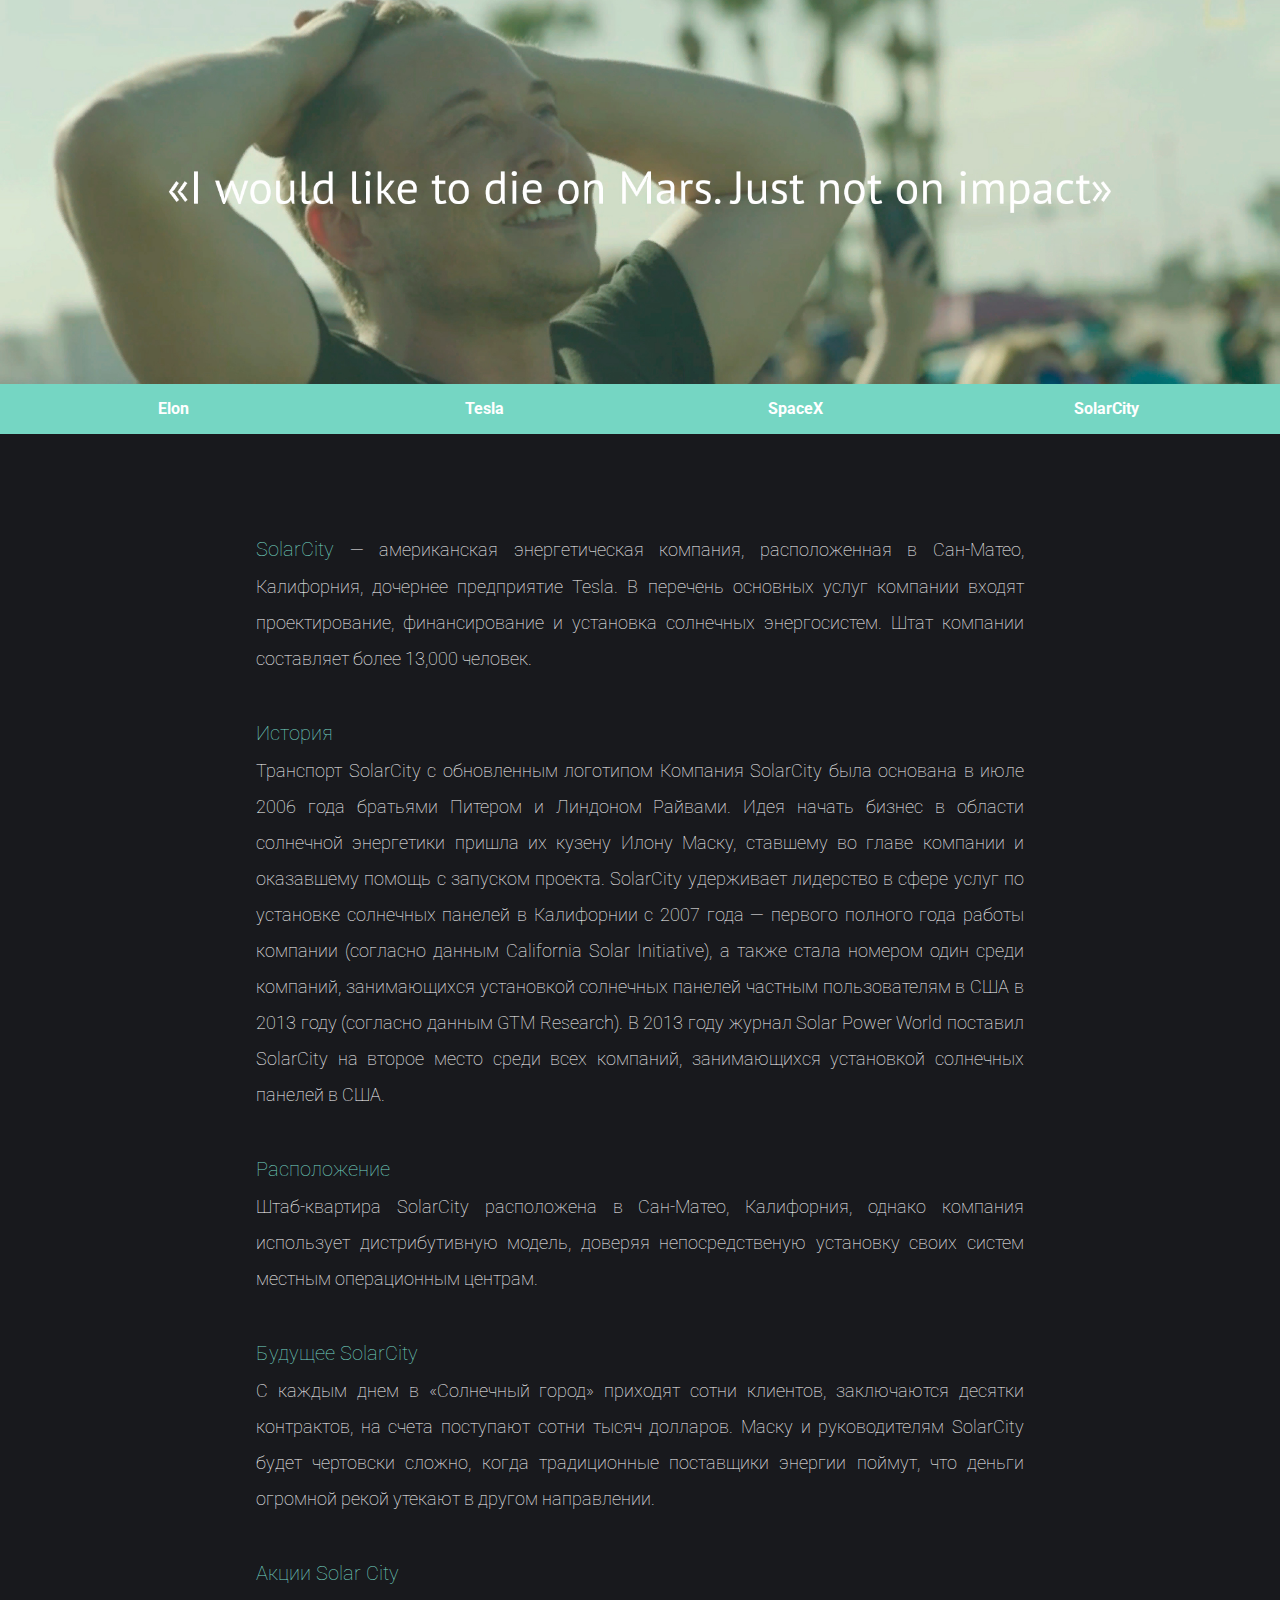
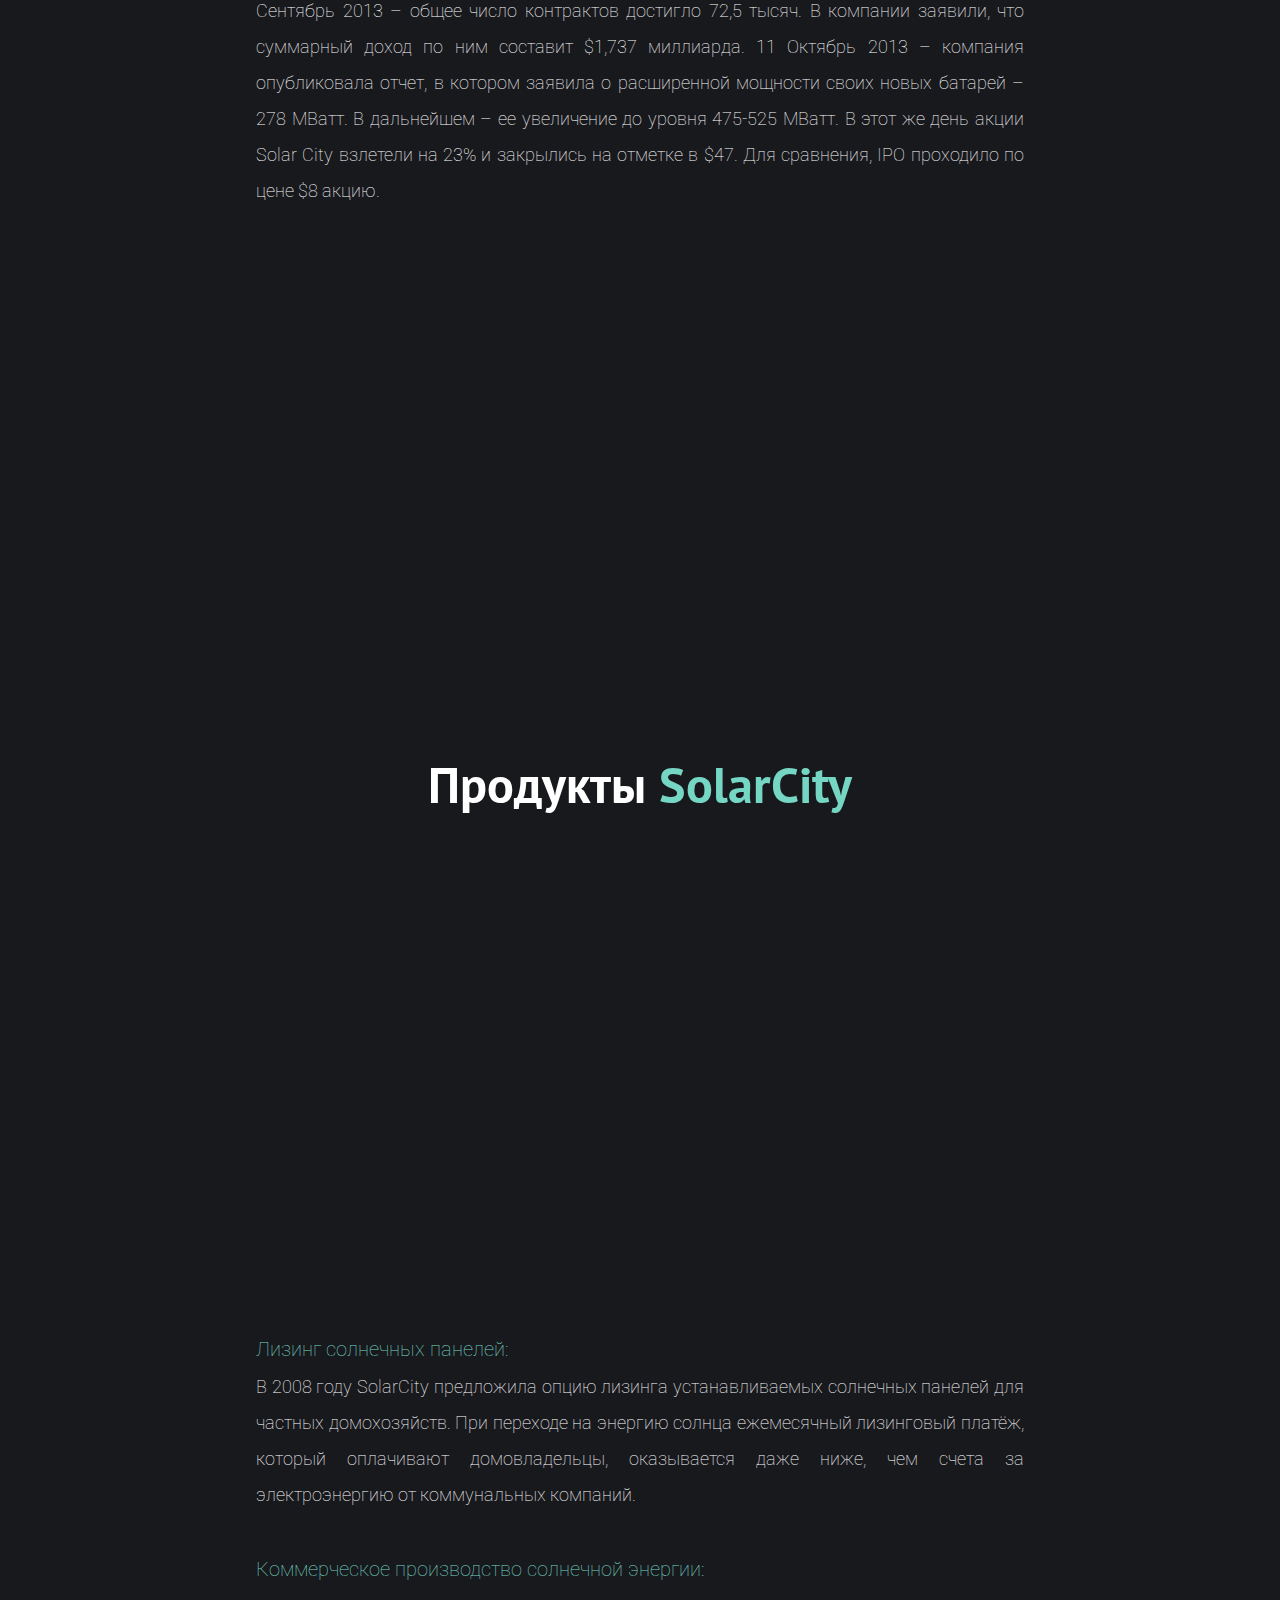
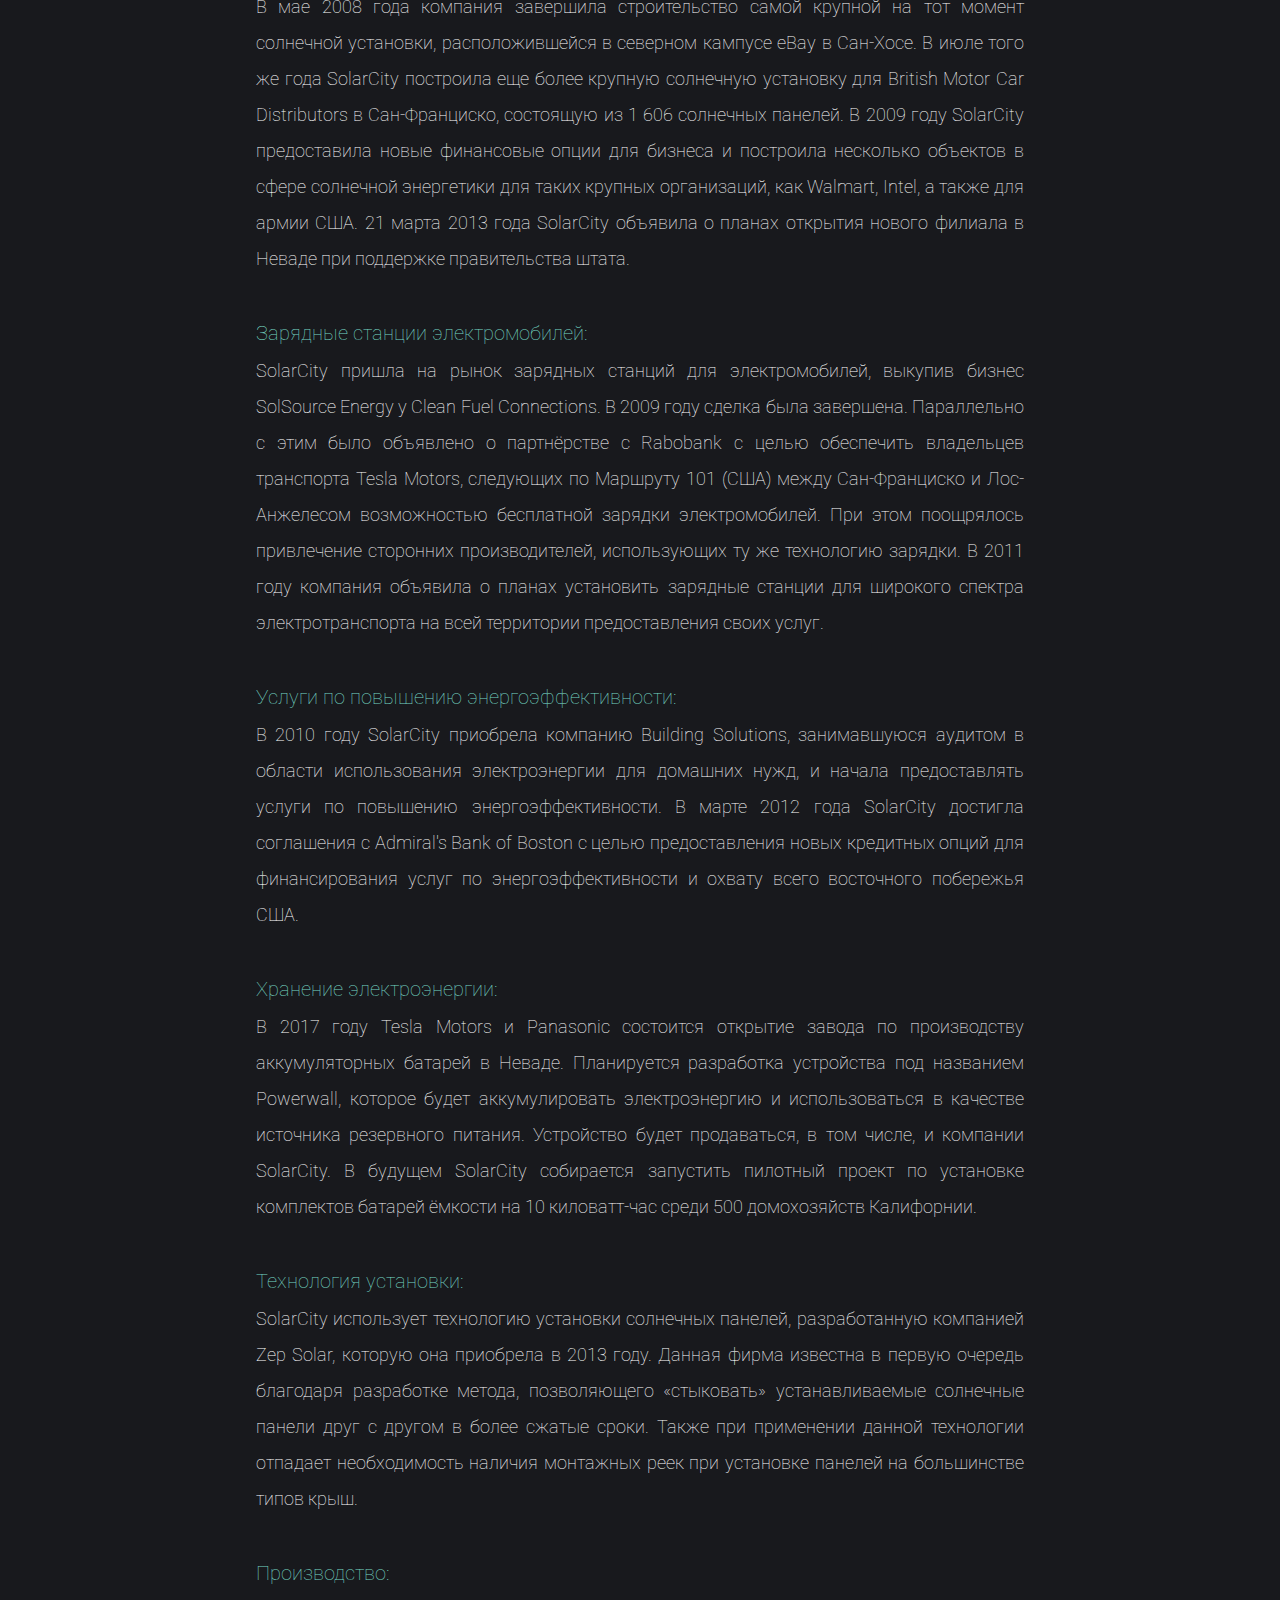
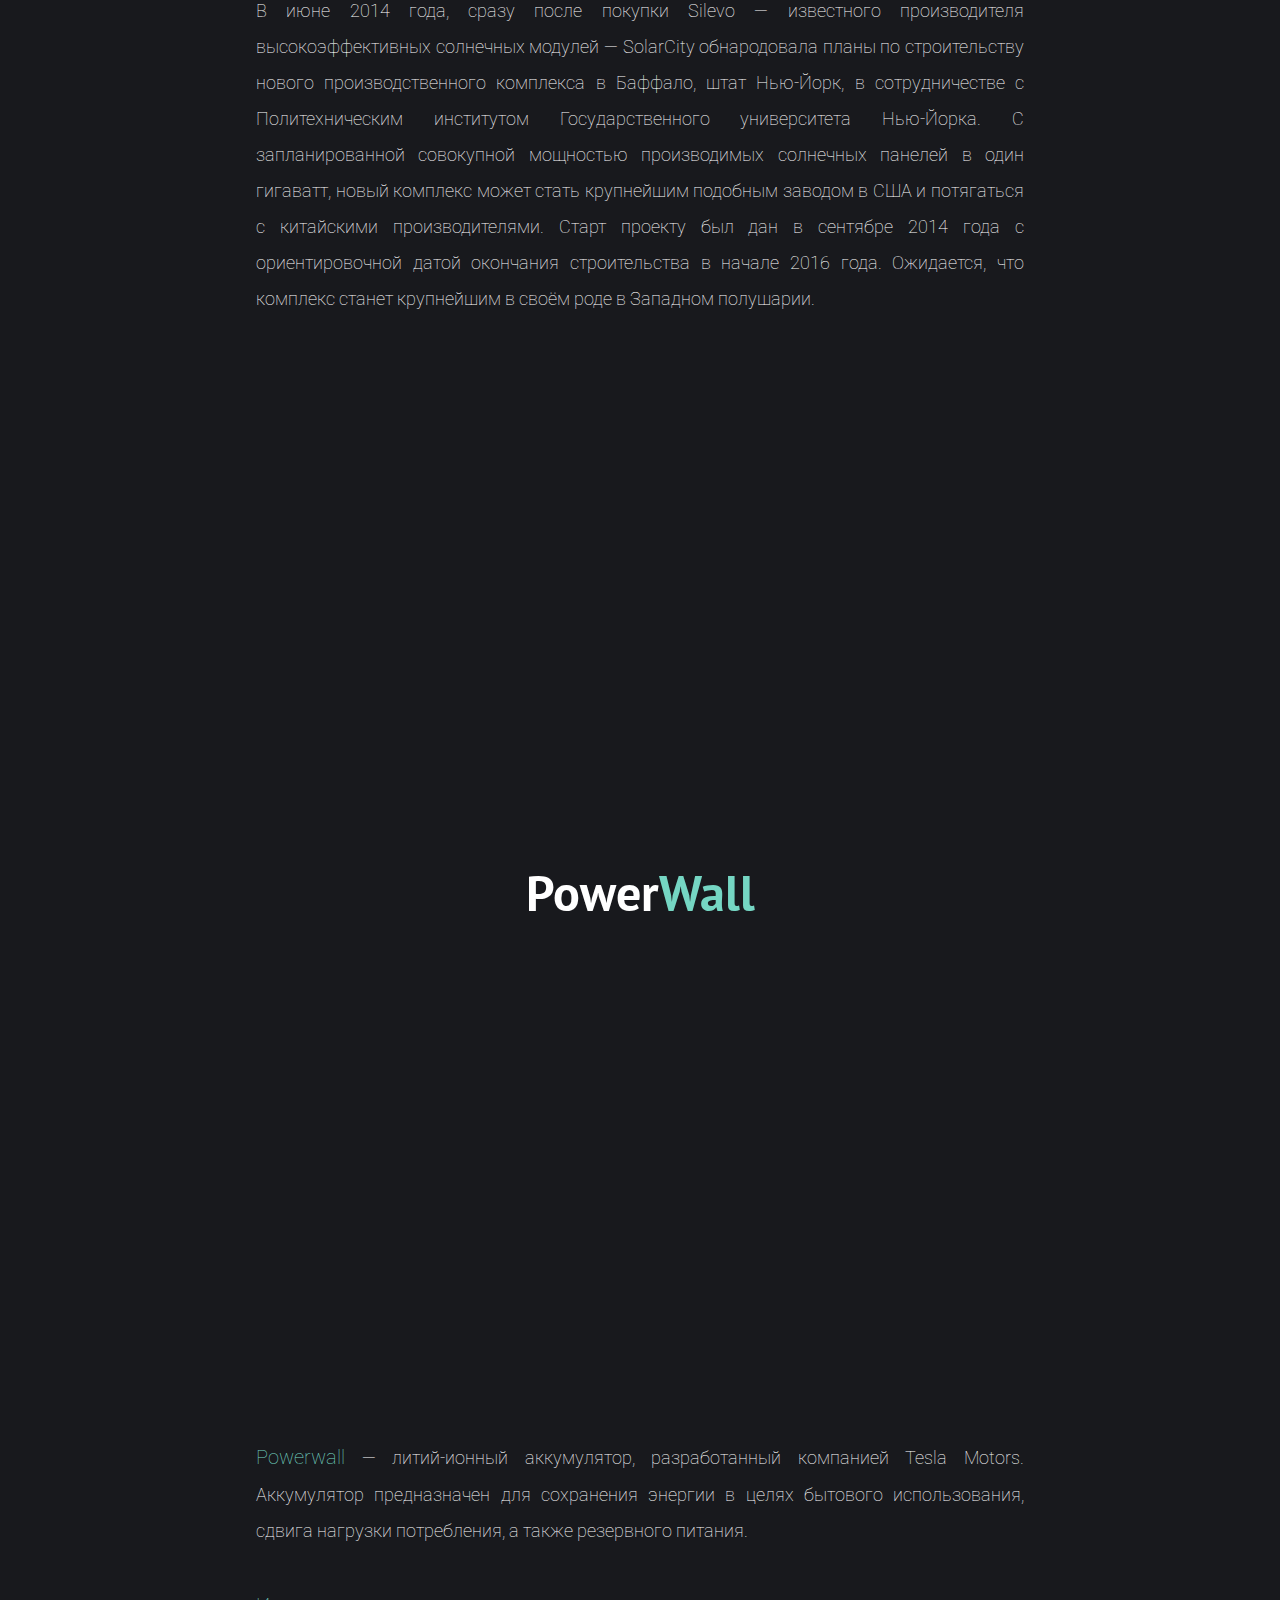
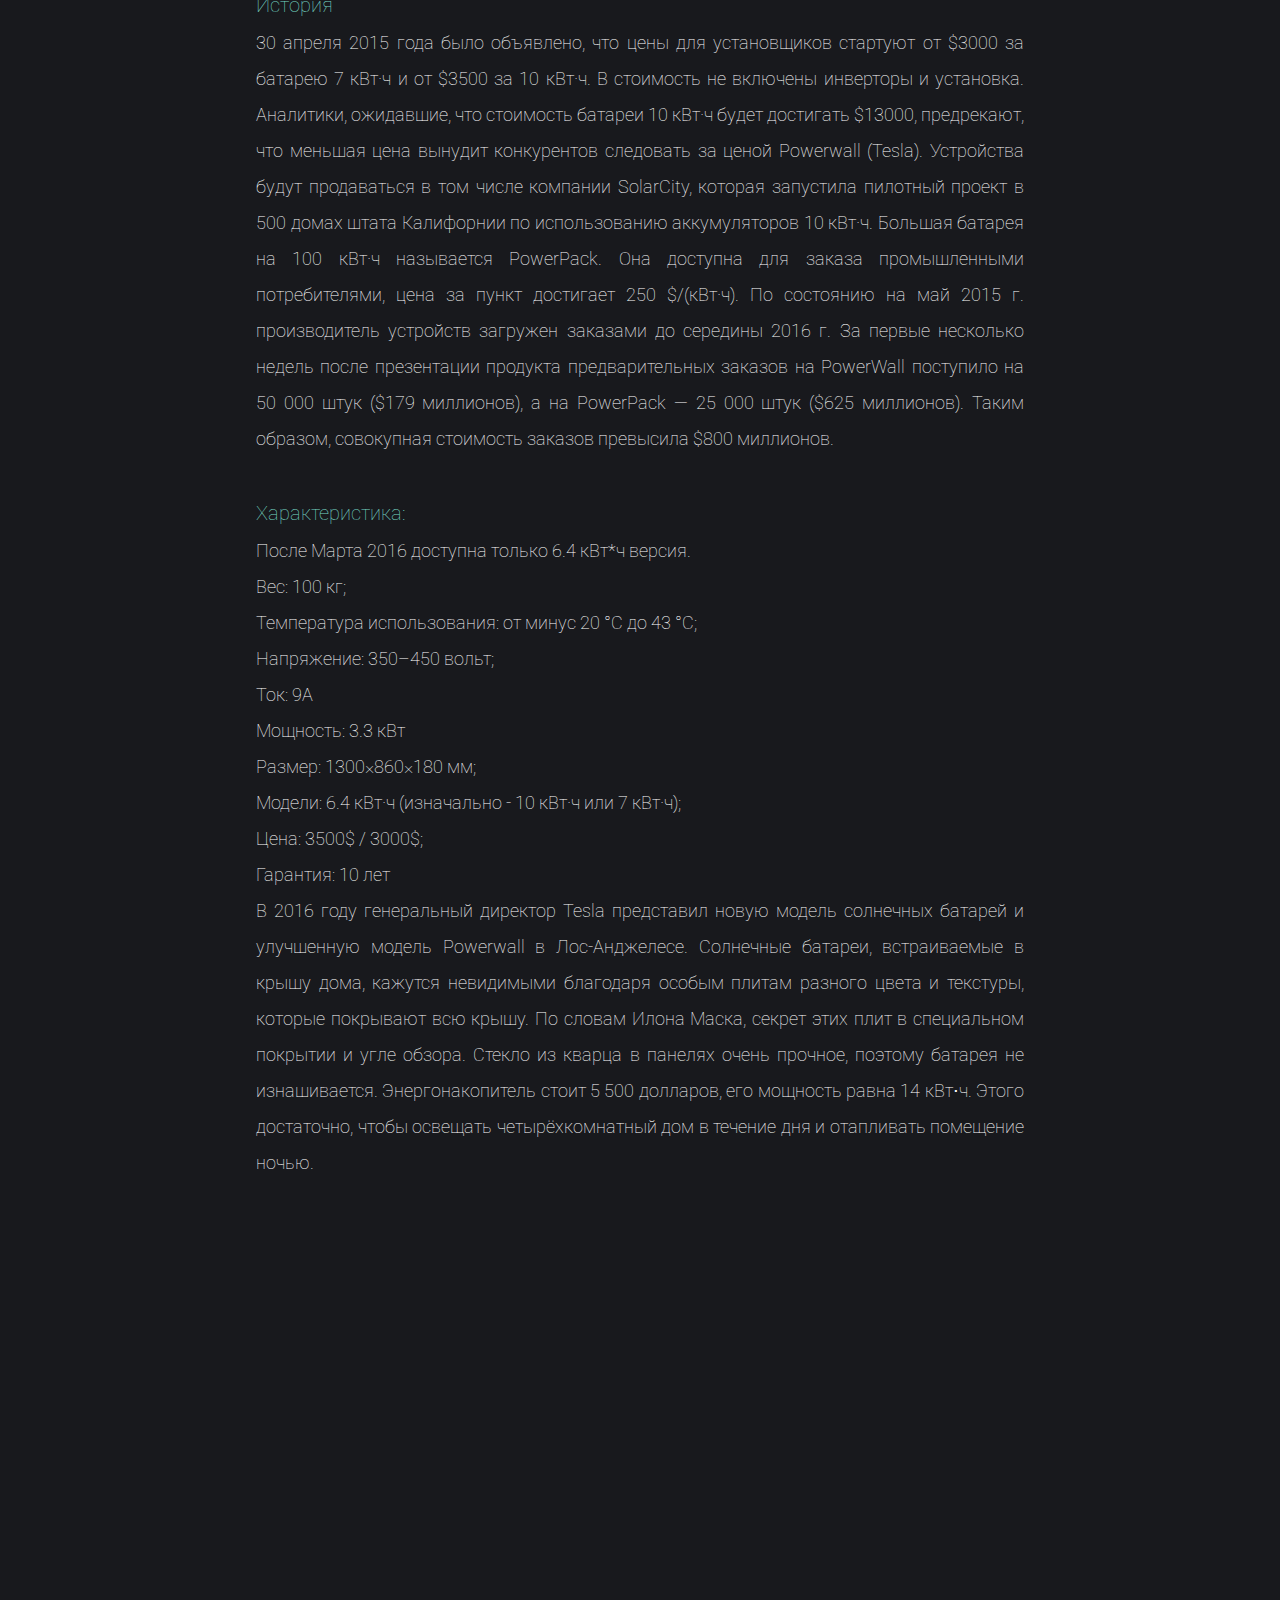
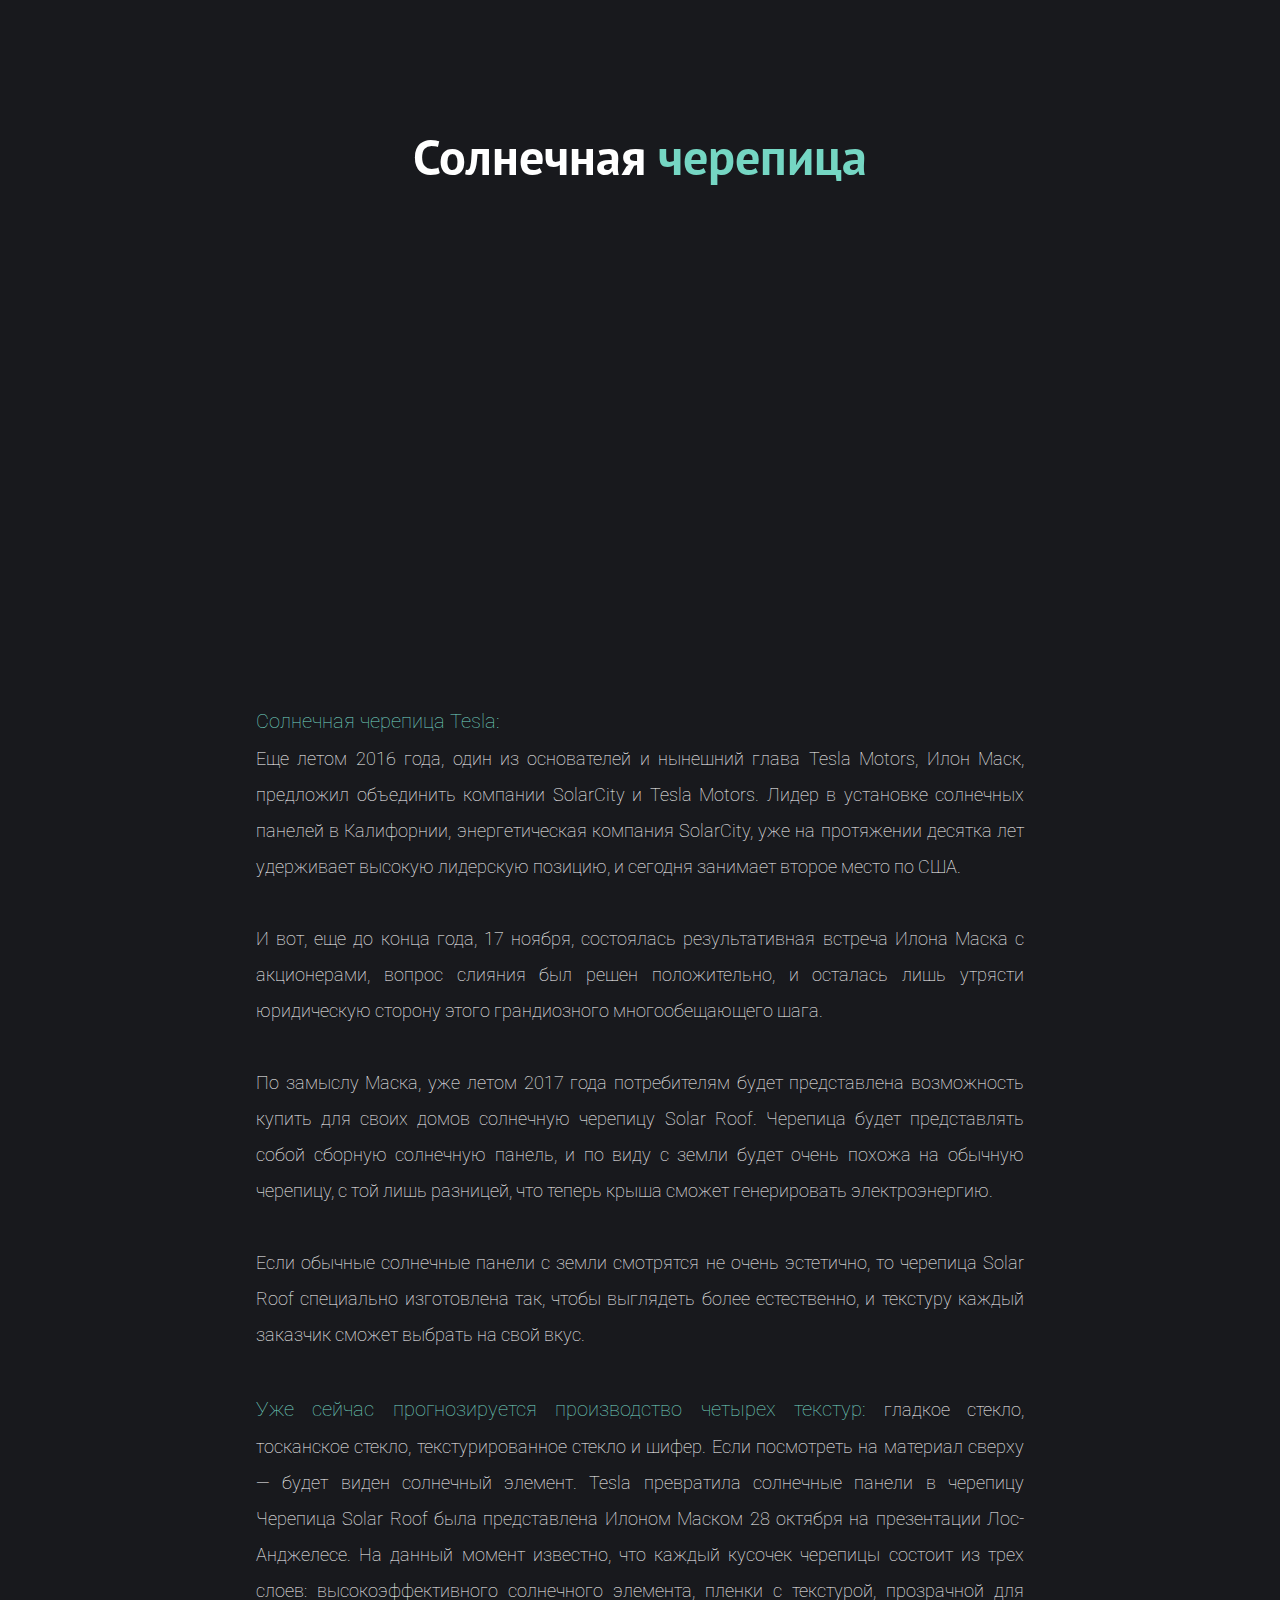
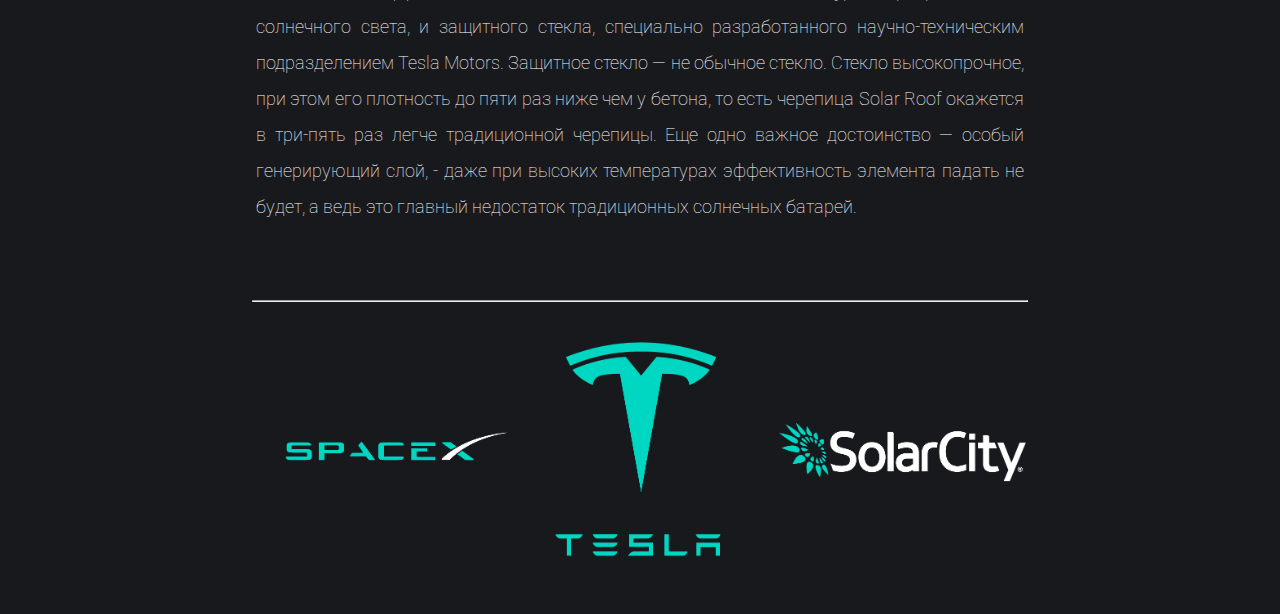
<file: Solarcity/solarcity.html>
<!DOCTYPE html>
<html>
  <head>
    <meta charset="utf-8">
    <title>SolarCity</title>
    <link rel="stylesheet" type="text/css" href="style.css">
    <link href="https://fonts.googleapis.com/css?family=PT+Sans:400,700&subset=cyrillic" rel="stylesheet">
    <link href="https://fonts.googleapis.com/css?family=Roboto:100,300,400,700&amp;subset=cyrillic" rel="stylesheet">
  </head>
  <body>
    <div>
      <img class="logo" src="i7.jpg">
    </div>
    <div class="e"><span class="e1">SolarCity</span></div>
    <ul id="navbar">
      <li><a href="../index.html"><img src="i4.png" class="q"><span class="q1">Elon</span></a></li>
      <li><a href="../tesla/tesla.html" ><img src="i5.png" class="q"><span class="q1">Tesla</span></a></li>
      <li><a href="../SpaceX/SpaceX.html" ><img src="i6.png" class="q"><span class="q1">SpaceX</span></a></li>
      <li><a href="solarcity.html" ><img src="i7.png" class="q"><span class="q1">SolarCity</span></a></li>
    </ul>

    <div class="text">
    <span class="a">SolarCity</span>
— американская энергетическая компания, расположенная в Сан-Матео, Калифорния, дочернее предприятие Tesla. В перечень основных услуг компании входят проектирование, финансирование и установка солнечных энергосистем. Штат компании составляет более 13,000 человек.
<br><br>
<span class="a">История</span><br>
  Транспорт SolarCity с обновленным логотипом
  Компания SolarCity была основана в июле 2006 года братьями Питером и Линдоном Райвами. Идея начать бизнес в области солнечной энергетики пришла их кузену Илону Маску, ставшему во главе компании и оказавшему помощь с запуском проекта.
  SolarCity удерживает лидерство в сфере услуг по установке солнечных панелей в Калифорнии с 2007 года — первого полного года работы компании (согласно данным California Solar Initiative), а также стала номером один среди компаний, занимающихся установкой солнечных панелей частным пользователям в США в 2013 году (согласно данным GTM Research). В 2013 году журнал Solar Power World поставил SolarCity на второе место среди всех компаний, занимающихся установкой солнечных панелей в США.
<br><br>
<span class="a">Расположение</span><br>
Штаб-квартира SolarCity расположена в Сан-Матео, Калифорния, однако компания использует дистрибутивную модель, доверяя непосредственую установку своих систем местным операционным центрам.
<br><br>
<span class="a">Будущее SolarCity</span><br>
  С каждым днем в «Солнечный город» приходят сотни клиентов, заключаются десятки контрактов, на счета поступают сотни тысяч долларов. Маску и руководителям SolarCity будет чертовски сложно, когда традиционные поставщики энергии поймут, что деньги огромной рекой утекают в другом направлении.
<br><br>
<span class="a">Акции Solar City</span><br>
  Сентябрь 2013 – общее число контрактов достигло 72,5 тысяч. В компании заявили, что суммарный доход по ним составит $1,737 миллиарда. 11 Октябрь 2013 – компания опубликовала отчет, в котором заявила о расширенной мощности своих новых батарей – 278 МВатт. В дальнейшем – ее увеличение до уровня 475-525 МВатт. В этот же день акции Solar City взлетели на 23% и закрылись на отметке в $47. Для сравнения, IPO проходило по цене $8 акцию.
</div>


    <div id="a">
            <h1 class="w">SolarCity</h1>
        </div>
        <div class="text">
          <span class="a">Лизинг солнечных панелей:</span><br>
            В 2008 году SolarCity предложила опцию лизинга устанавливаемых солнечных панелей для частных домохозяйств. При переходе на энергию солнца ежемесячный лизинговый платёж, который оплачивают домовладельцы, оказывается даже ниже, чем счета за электроэнергию от коммунальных компаний.
          <br><br>
          <span class="a">Коммерческое производство солнечной энергии:</span><br>
            В мае 2008 года компания завершила строительство самой крупной на тот момент солнечной установки, расположившейся в северном кампусе eBay в Сан-Хосе. В июле того же года SolarCity построила еще более крупную солнечную установку для British Motor Car Distributors в Сан-Франциско, состоящую из 1 606 солнечных панелей. В 2009 году SolarCity предоставила новые финансовые опции для бизнеса и построила несколько объектов в сфере солнечной энергетики для таких крупных организаций, как Walmart, Intel, а также для армии США. 21 марта 2013 года SolarCity объявила о планах открытия нового филиала в Неваде при поддержке правительства штата.
          <br><br>
          <span class="a">Зарядные станции электромобилей:</span><br>
            SolarCity пришла на рынок зарядных станций для электромобилей, выкупив бизнес SolSource Energy у Clean Fuel Connections. В 2009 году сделка была завершена. Параллельно с этим было объявлено о партнёрстве с Rabobank с целью обеспечить владельцев транспорта Tesla Motors, следующих по Маршруту 101 (США) между Сан-Франциско и Лос-Анжелесом возможностью бесплатной зарядки электромобилей. При этом поощрялось привлечение сторонних производителей, использующих ту же технологию зарядки. В 2011 году компания объявила о планах установить зарядные станции для широкого спектра электротранспорта на всей территории предоставления своих услуг.
          <br><br>
          <span class="a">Услуги по повышению энергоэффективности:</span><br>
          В 2010 году SolarCity приобрела компанию Building Solutions, занимавшуюся аудитом в области использования электроэнергии для домашних нужд, и начала предоставлять услуги по повышению энергоэффективности. В марте 2012 года SolarCity достигла соглашения с Admiral's Bank of Boston с целью предоставления новых кредитных опций для финансирования услуг по энергоэффективности и охвату всего восточного побережья США.
          <br><br>
          <span class="a">Хранение электроэнергии:</span><br>
          В 2017 году Tesla Motors и Panasonic состоится открытие завода по производству аккумуляторных батарей в Неваде. Планируется разработка устройства под названием Powerwall, которое будет аккумулировать электроэнергию и использоваться в качестве источника резервного питания. Устройство будет продаваться, в том числе, и компании SolarCity. В будущем SolarCity собирается запустить пилотный проект по установке комплектов батарей ёмкости на 10 киловатт-час среди 500 домохозяйств Калифорнии.
          <br><br>
          <span class="a">Технология установки:</span><br>
          SolarCity использует технологию установки солнечных панелей, разработанную компанией Zep Solar, которую она приобрела в 2013 году. Данная фирма известна в первую очередь благодаря разработке метода, позволяющего «стыковать» устанавливаемые солнечные панели друг с другом в более сжатые сроки. Также при применении данной технологии отпадает необходимость наличия монтажных реек при установке панелей на большинстве типов крыш.
        <br><br>
      <span class="a">Производство:</span><br>
        В июне 2014 года, сразу после покупки Silevo — известного производителя высокоэффективных солнечных модулей — SolarCity обнародовала планы по строительству нового производственного комплекса в Баффало, штат Нью-Йорк, в сотрудничестве с Политехническим институтом Государственного университета Нью-Йорка. С запланированной совокупной мощностью производимых солнечных панелей в один гигаватт, новый комплекс может стать крупнейшим подобным заводом в США и потягаться с китайскими производителями. Старт проекту был дан в сентябре 2014 года с ориентировочной датой окончания строительства в начале 2016 года.
Ожидается, что комплекс станет крупнейшим в своём роде в Западном полушарии.
</div>
        <div id="b">
            <h1 class="b">Wall</h1>
        </div>
        <div class="text">
        <span class="a">Powerwall</span>
          — литий-ионный аккумулятор, разработанный компанией Tesla Motors. Аккумулятор предназначен для сохранения энергии в целях бытового использования, сдвига нагрузки потребления, а также резервного питания.
        <br><br>
        <span class="a">История</span><br>
          30 апреля 2015 года было объявлено, что цены для установщиков стартуют от $3000 за батарею 7 кВт·ч и от $3500 за 10 кВт·ч. В стоимость не включены инверторы и установка. Аналитики, ожидавшие, что стоимость батареи 10 кВт·ч будет достигать $13000, предрекают, что меньшая цена вынудит конкурентов следовать за ценой Powerwall (Tesla).
          Устройства будут продаваться в том числе компании SolarCity, которая запустила пилотный проект в 500 домах штата Калифорнии по использованию аккумуляторов 10 кВт·ч.
          Большая батарея на 100 кВт·ч называется PowerPack. Она доступна для заказа промышленными потребителями, цена за пункт достигает 250 $/(кВт·ч).
          По состоянию на май 2015 г. производитель устройств загружен заказами до середины 2016 г. За первые несколько недель после презентации продукта предварительных заказов на PowerWall поступило на 50 000 штук ($179 миллионов), а на PowerPack — 25 000 штук ($625 миллионов). Таким образом, совокупная стоимость заказов превысила $800 миллионов.
        <br><br>
        <span class="a">Характеристика:</span><br>
          После Марта 2016 доступна только 6.4 кВт*ч версия.<br>
          Вес: 100 кг;<br>
          Температура использования: от минус 20 °C до 43 °C;<br>
          Напряжение: 350–450 вольт;<br>
          Ток: 9А<br>
          Мощность: 3.3 кВт<br>
          Размер: 1300×860×180 мм;<br>
          Модели: 6.4 кВт·ч (изначально - 10 кВт·ч или 7 кВт·ч);<br>
          Цена: 3500$ / 3000$;<br>
          Гарантия: 10 лет<br>
          В 2016 году генеральный директор Tesla представил новую модель солнечных батарей и улучшенную модель Powerwall в Лос-Анджелесе. Солнечные батареи, встраиваемые в крышу дома, кажутся невидимыми благодаря особым плитам разного цвета и текстуры, которые покрывают всю крышу. По словам Илона Маска, секрет этих плит в специальном покрытии и угле обзора. Стекло из кварца в панелях очень прочное, поэтому батарея не изнашивается. Энергонакопитель стоит 5 500 долларов, его мощность равна 14 кВт⋅ч. Этого достаточно, чтобы освещать четырёхкомнатный дом в течение дня и отапливать помещение ночью.
        <br>
        </div>
        <div id="c">
            <h1 class="n">черепица</h1>
        </div>
        <div class="text">
        <span class="a">Солнечная черепица Tesla:</span><br>
          Еще летом 2016 года, один из основателей и нынешний глава Tesla Motors, Илон Маск, предложил объединить компании SolarCity и Tesla Motors. Лидер в установке солнечных панелей в Калифорнии, энергетическая компания SolarCity, уже на протяжении десятка лет удерживает высокую лидерскую позицию, и сегодня занимает второе место по США.
          <br><br>
          И вот, еще до конца года, 17 ноября, состоялась результативная встреча Илона Маска с акционерами, вопрос слияния был решен положительно, и осталась лишь утрясти юридическую сторону этого грандиозного многообещающего шага.
          <br><br>
          По замыслу Маска, уже летом 2017 года потребителям будет представлена возможность купить для своих домов солнечную черепицу Solar Roof. Черепица будет представлять собой сборную солнечную панель, и по виду с земли будет очень похожа на обычную черепицу, с той лишь разницей, что теперь крыша сможет генерировать электроэнергию.
          <br><br>
          Если обычные солнечные панели с земли смотрятся не очень эстетично, то черепица Solar Roof специально изготовлена так, чтобы выглядеть более естественно, и текстуру каждый заказчик сможет выбрать на свой вкус.
        <br><br>
        <span class="a">Уже сейчас прогнозируется производство четырех текстур:</span>
          гладкое стекло, тосканское стекло, текстурированное стекло и шифер. Если посмотреть на материал сверху — будет виден солнечный элемент.
          Tesla превратила солнечные панели в черепицу
          Черепица Solar Roof была представлена Илоном Маском 28 октября на презентации Лос-Анджелесе.
          На данный момент известно, что каждый кусочек черепицы состоит из трех слоев: высокоэффективного солнечного элемента, пленки с текстурой, прозрачной для солнечного света, и защитного стекла, специально разработанного научно-техническим подразделением Tesla Motors. Защитное стекло — не обычное стекло.
          Стекло высокопрочное, при этом его плотность до пяти раз ниже чем у бетона, то есть черепица Solar Roof окажется в три-пять раз легче традиционной черепицы. Еще одно важное достоинство — особый генерирующий слой, - даже при высоких температурах эффективность элемента падать не будет, а ведь это главный недостаток традиционных солнечных батарей.
        </div>

      <hr>

      <div class="one">
        <ul>
          <a href="http://www.spacex.com/"><li><span class="two"><br>Перейти на сайт<h2>SpaceX</h2></span><img src="i1.png" alt="alt"></li></a>
          <a href="http://www.tesla.com/"><li><span class="two"><br>Перейти на сайт<h2>Tesla</h2></span><img src="i2.png" alt="alt"></li>
          <a href="http://www.solarcity.com/"><li><span class="two"><br>Перейти на сайт<h2>SolarCity</h2></span><img src="i3.png" alt="alt"></li>
        </ul>
      </div>

  </body>
</html>
</file>
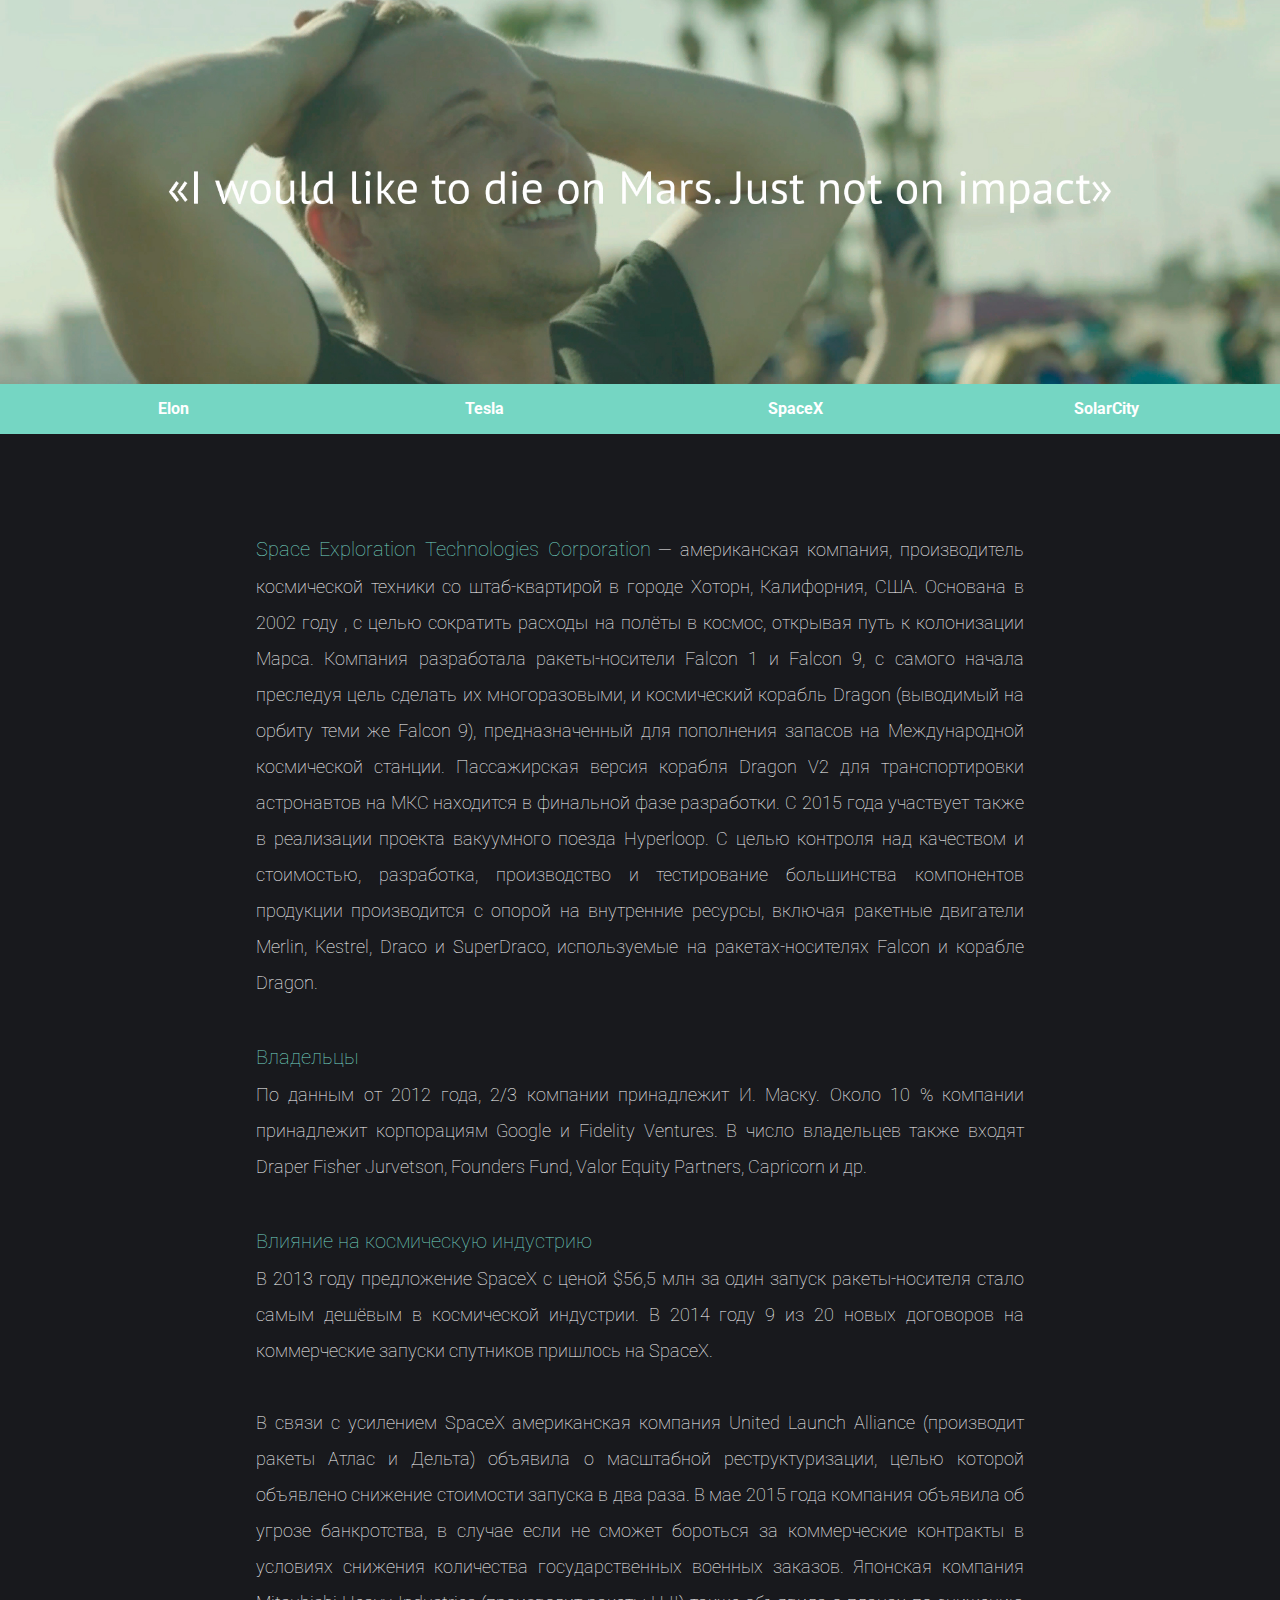
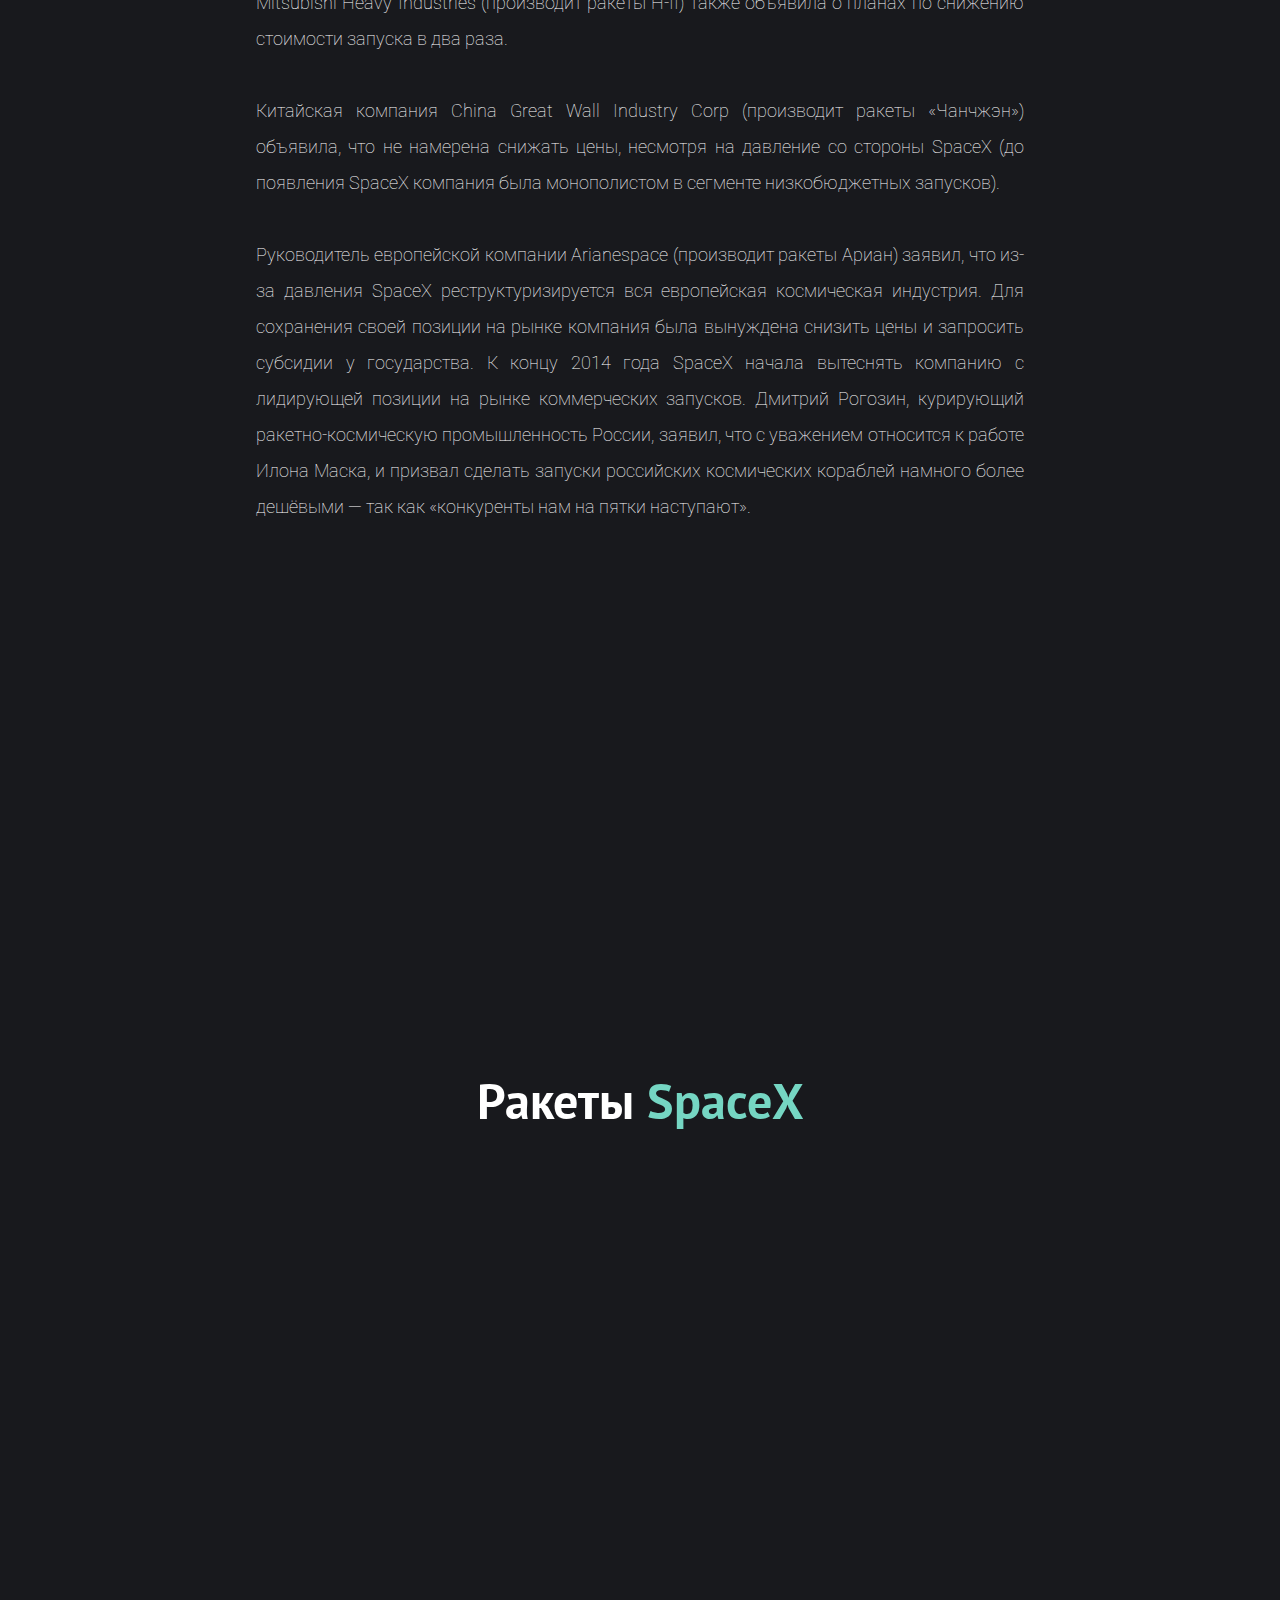
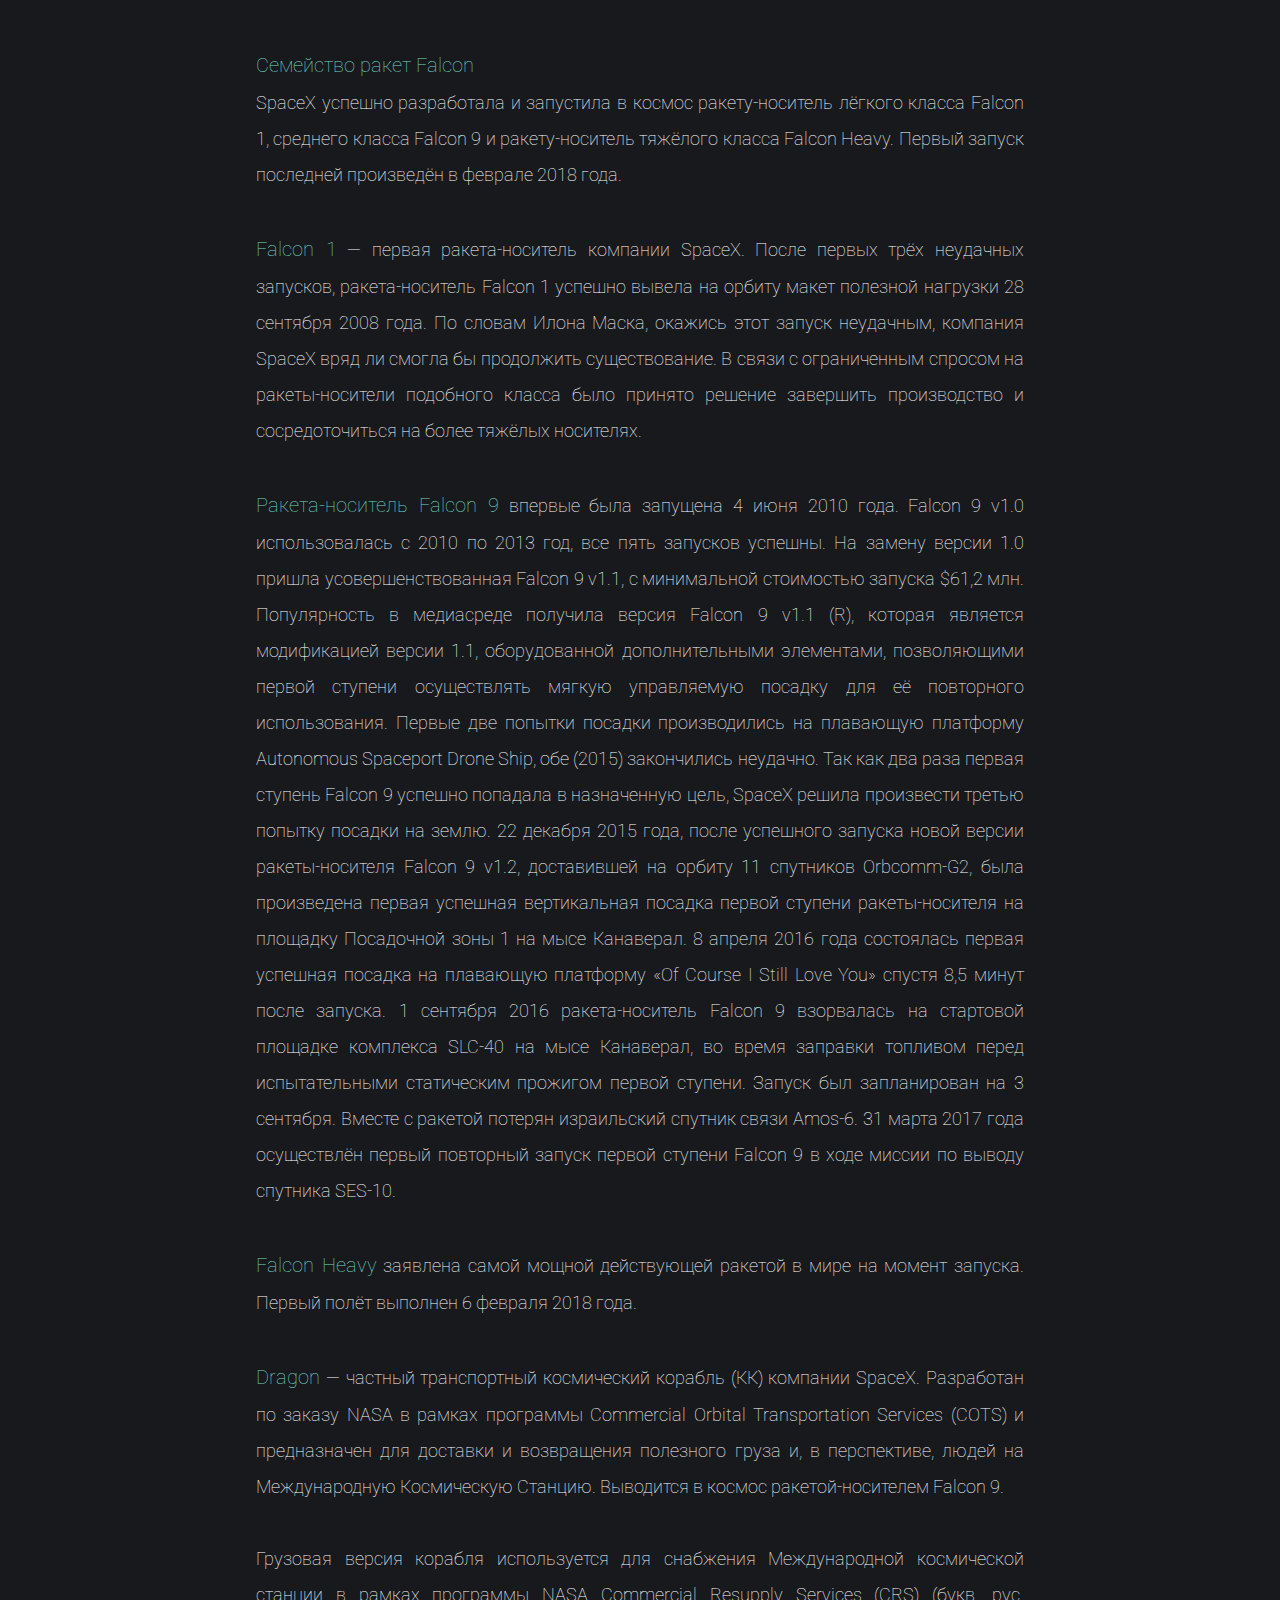
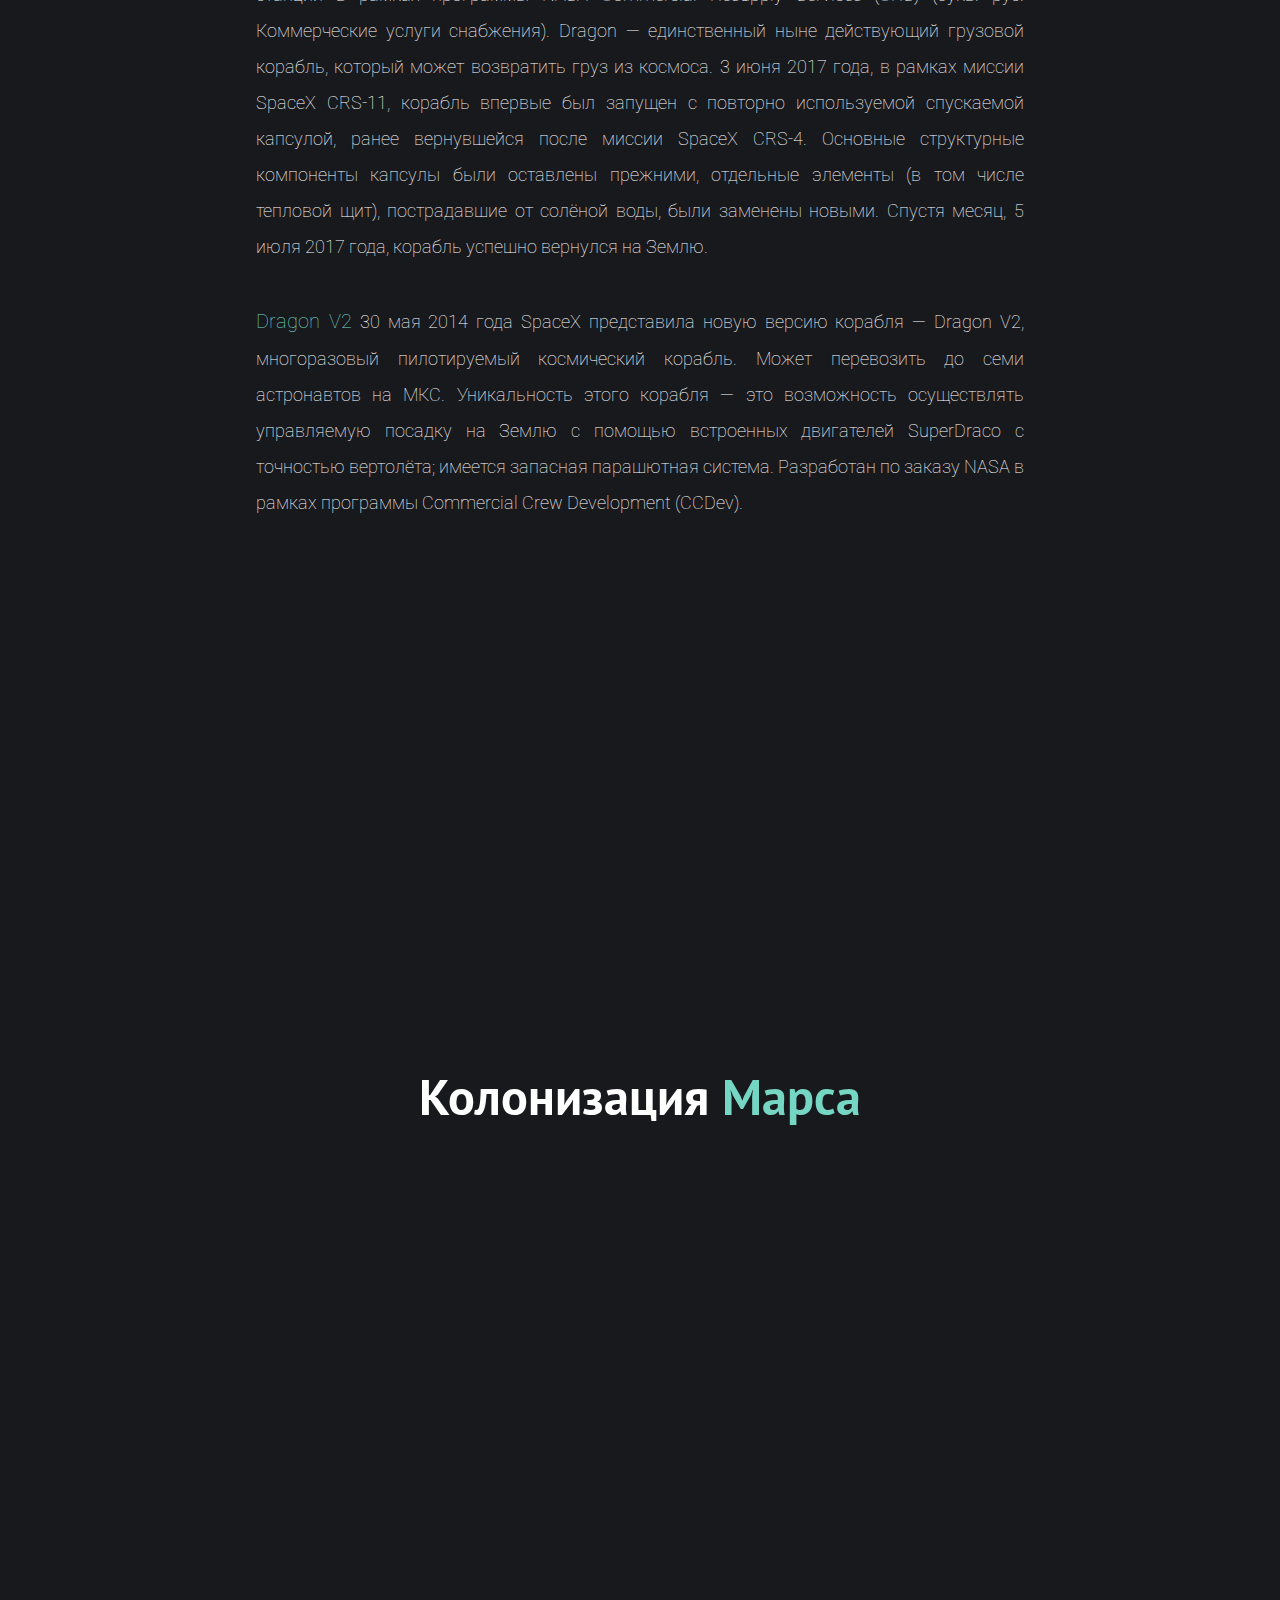
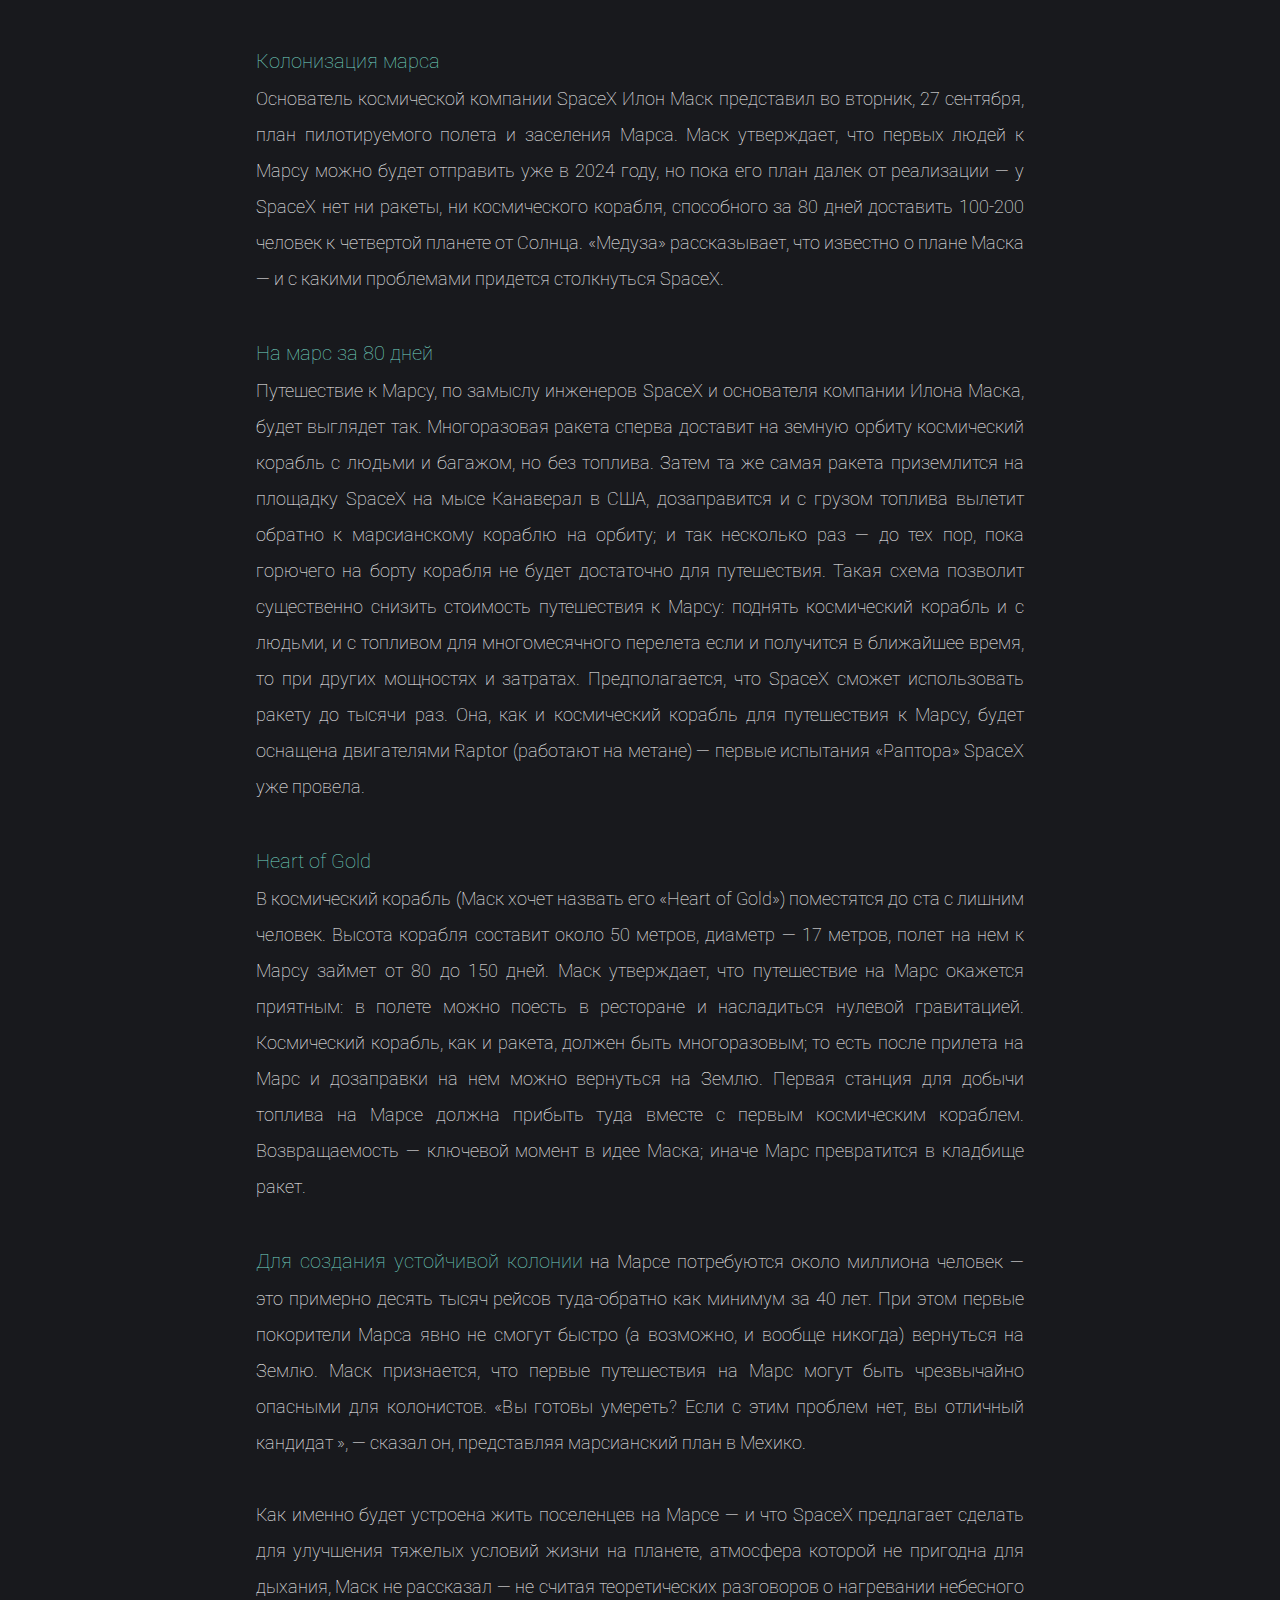
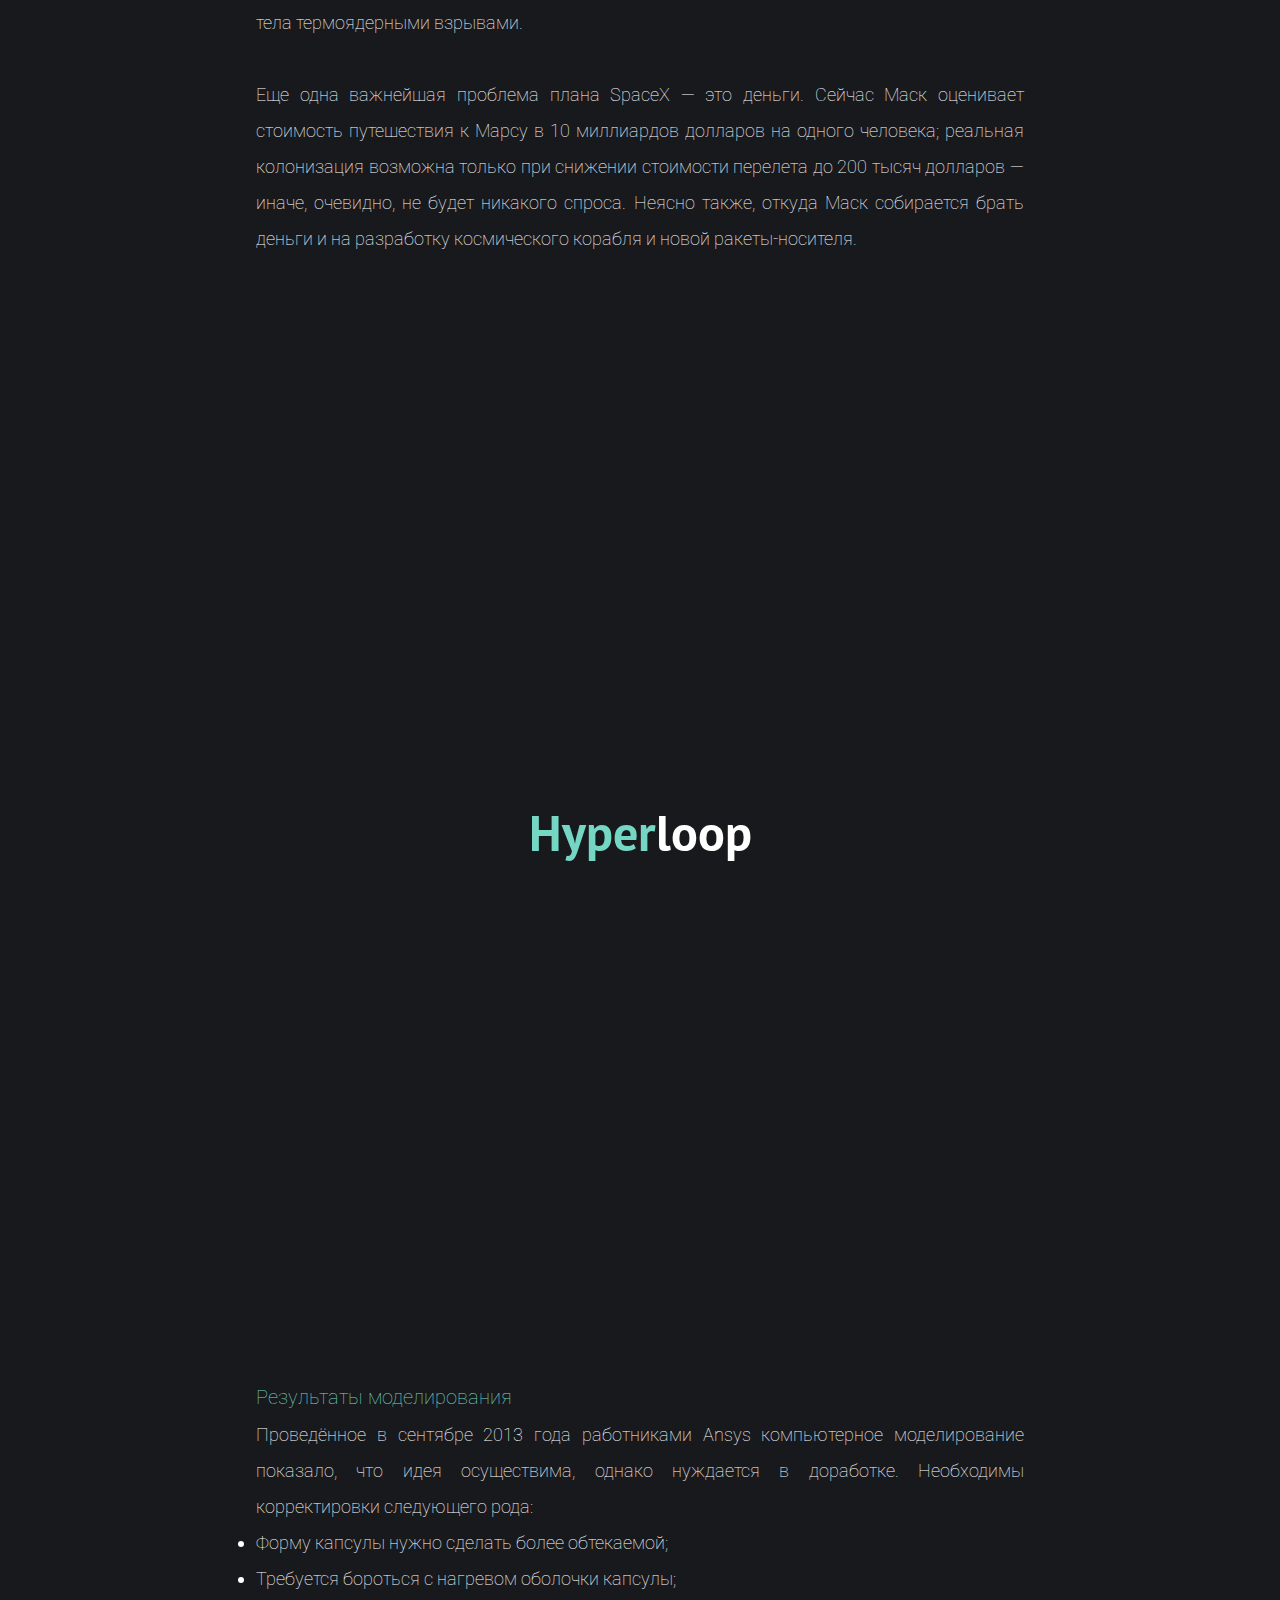
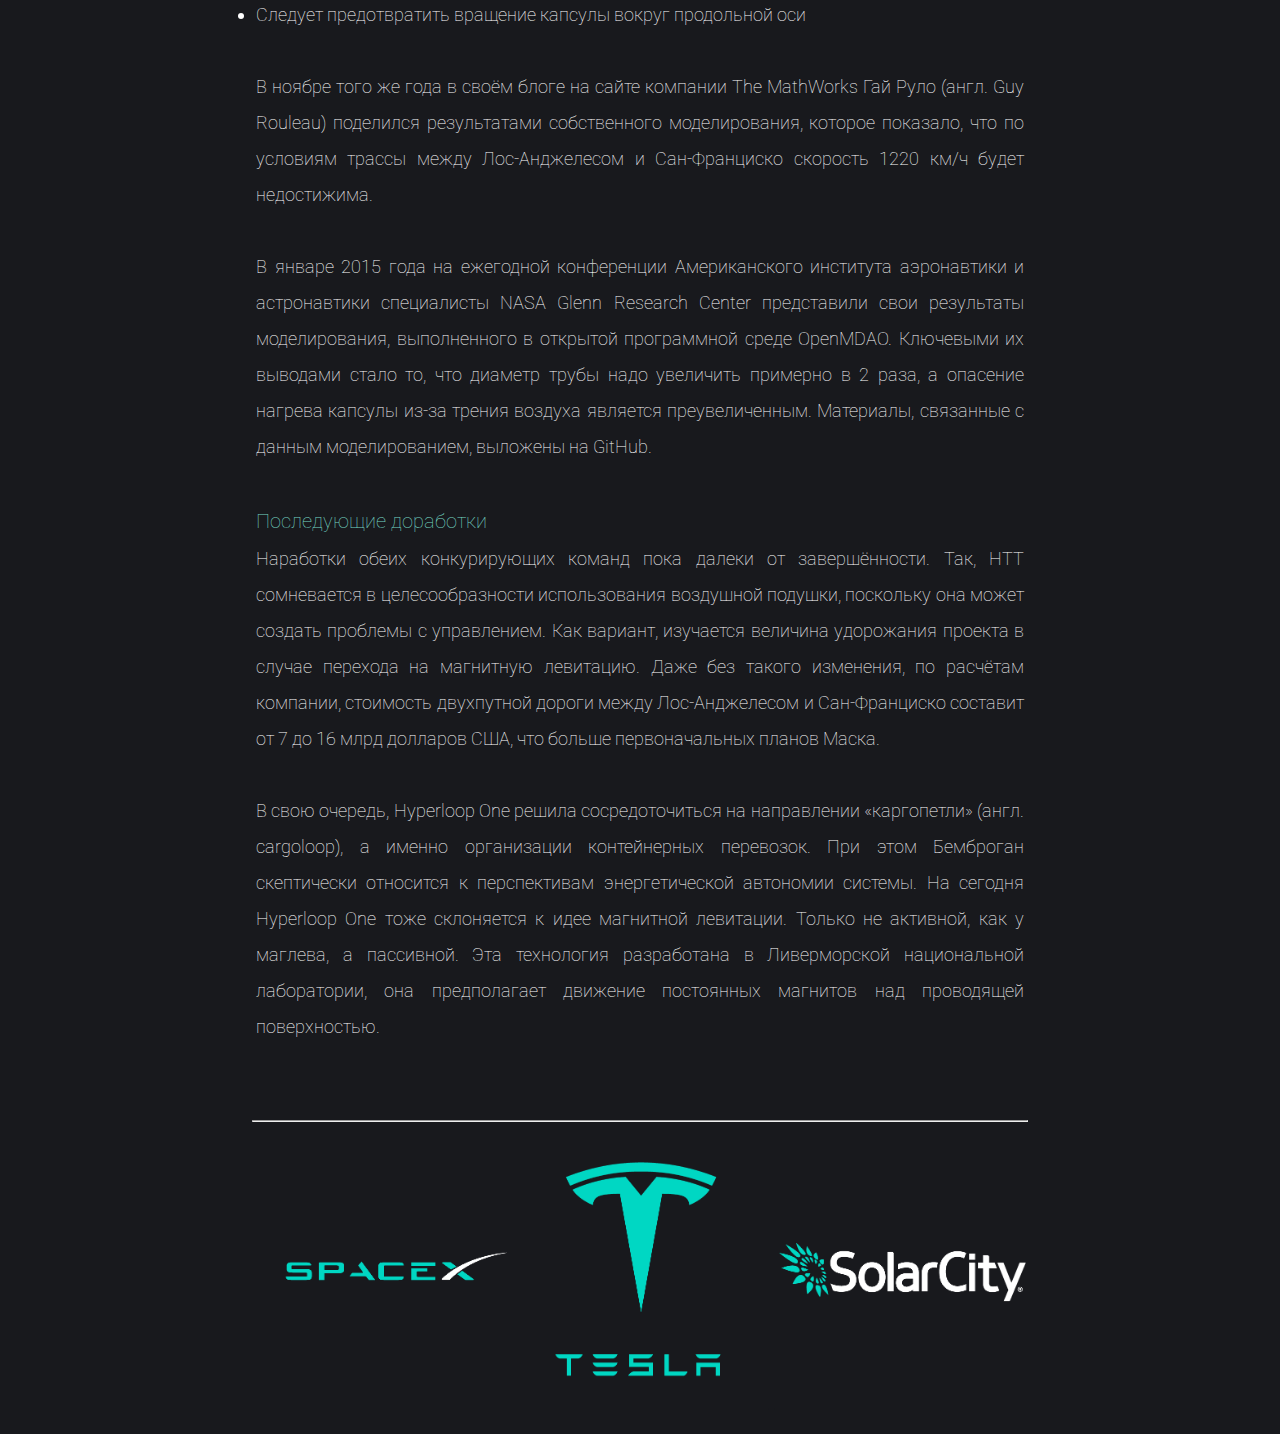
<file: SpaceX/SpaceX.html>
<!DOCTYPE html>
<html>
  <head>
    <meta charset="utf-8">
    <title>SpaceX</title>
    <link rel="stylesheet" type="text/css" href="style.css">
    <link href="https://fonts.googleapis.com/css?family=PT+Sans:400,700&subset=cyrillic" rel="stylesheet">
    <link href="https://fonts.googleapis.com/css?family=Roboto:100,300,400,700&amp;subset=cyrillic" rel="stylesheet">
  </head>
  <body>
    <div>
      <img class="logo" src="i7.jpg">
    </div>
    <div class="e"><span class="e1">SpaceX</span></div>
    <ul id="navbar">
      <li><a href="../index.html"><img src="i4.png" class="q"><span class="q1">Elon</span></a></li>
      <li><a href="../tesla/tesla.html" ><img src="i5.png" class="q"><span class="q1">Tesla</span></a></li>
      <li><a href="SpaceX.html" ><img src="i6.png" class="q"><span class="q1">SpaceX</span></a></li>
      <li><a href="../solarcity/solarcity.html" ><img src="i7.png" class="q"><span class="q1">SolarCity</span></a></li>
    </ul>

    <div class="text">
    <span class="a">Space Exploration Technologies Corporation</span>
      — американская компания, производитель космической техники со штаб-квартирой в городе Хоторн, Калифорния, США.
      Основана в 2002 году , с целью сократить расходы на полёты в космос, открывая путь к колонизации Марса. Компания разработала ракеты-носители Falcon 1 и Falcon 9, с самого начала преследуя цель сделать их многоразовыми, и космический корабль Dragon (выводимый на орбиту теми же Falcon 9), предназначенный для пополнения запасов на Международной космической станции. Пассажирская версия корабля Dragon V2 для транспортировки астронавтов на МКС находится в финальной фазе разработки. С 2015 года участвует также в реализации проекта вакуумного поезда Hyperloop.
      С целью контроля над качеством и стоимостью, разработка, производство и тестирование большинства компонентов продукции производится с опорой на внутренние ресурсы, включая ракетные двигатели Merlin, Kestrel, Draco и SuperDraco, используемые на ракетах-носителях Falcon и корабле Dragon.
    <br><br>
<span class="a">Владельцы</span><br>
  По данным от 2012 года, 2/3 компании принадлежит И. Маску.
  Около 10 % компании принадлежит корпорациям Google и Fidelity Ventures. В число владельцев также входят Draper Fisher Jurvetson, Founders Fund, Valor Equity Partners, Capricorn и др.
<br><br>
<span class="a">Влияние на космическую индустрию</span><br>
  В 2013 году предложение SpaceX с ценой $56,5 млн за один запуск ракеты-носителя стало самым дешёвым в космической индустрии.
  В 2014 году 9 из 20 новых договоров на коммерческие запуски спутников пришлось на SpaceX.
  <br><br>
  В связи с усилением SpaceX американская компания United Launch Alliance (производит ракеты Атлас и Дельта) объявила о масштабной реструктуризации, целью которой объявлено снижение стоимости запуска в два раза. В мае 2015 года компания объявила об угрозе банкротства, в случае если не сможет бороться за коммерческие контракты в условиях снижения количества государственных военных заказов.
  Японская компания Mitsubishi Heavy Industries (производит ракеты H-II) также объявила о планах по снижению стоимости запуска в два раза.
  <br><br>
  Китайская компания China Great Wall Industry Corp (производит ракеты «Чанчжэн») объявила, что не намерена снижать цены, несмотря на давление со стороны SpaceX (до появления SpaceX компания была монополистом в сегменте низкобюджетных запусков).
  <br><br>
  Руководитель европейской компании Arianespace (производит ракеты Ариан) заявил, что из-за давления SpaceX реструктуризируется вся европейская космическая индустрия. Для сохранения своей позиции на рынке компания была вынуждена снизить цены и запросить субсидии у государства. К концу 2014 года SpaceX начала вытеснять компанию с лидирующей позиции на рынке коммерческих запусков.
  Дмитрий Рогозин, курирующий ракетно-космическую промышленность России, заявил, что с уважением относится к работе Илона Маска, и призвал сделать запуски российских космических кораблей намного более дешёвыми — так как «конкуренты нам на пятки наступают».
<br></div>


    <div id="a">
            <h1 class="w"> SpaceX</h1>
        </div>
        <div class="text">
          <span class="a">Семейство ракет Falcon</span><br>
            SpaceX успешно разработала и запустила в космос ракету-носитель лёгкого класса Falcon 1, среднего класса Falcon 9 и ракету-носитель тяжёлого класса Falcon Heavy. Первый запуск последней произведён в феврале 2018 года.
          <br><br>
          <span class="a">Falcon 1</span>
            — первая ракета-носитель компании SpaceX. После первых трёх неудачных запусков, ракета-носитель Falcon 1 успешно вывела на орбиту макет полезной нагрузки 28 сентября 2008 года. По словам Илона Маска, окажись этот запуск неудачным, компания SpaceX вряд ли смогла бы продолжить существование.
            В связи с ограниченным спросом на ракеты-носители подобного класса было принято решение завершить производство и сосредоточиться на более тяжёлых носителях.
          <br><br>
          <span class="a">Ракета-носитель Falcon 9</span>
            впервые была запущена 4 июня 2010 года.
            Falcon 9 v1.0 использовалась с 2010 по 2013 год, все пять запусков успешны.
            На замену версии 1.0 пришла усовершенствованная Falcon 9 v1.1, с минимальной стоимостью запуска $61,2 млн.
            Популярность в медиасреде получила версия Falcon 9 v1.1 (R), которая является модификацией версии 1.1, оборудованной дополнительными элементами, позволяющими первой ступени осуществлять мягкую управляемую посадку для её повторного использования. Первые две попытки посадки производились на плавающую платформу Autonomous Spaceport Drone Ship, обе (2015) закончились неудачно. Так как два раза первая ступень Falcon 9 успешно попадала в назначенную цель, SpaceX решила произвести третью попытку посадки на землю.
            22 декабря 2015 года, после успешного запуска новой версии ракеты-носителя Falcon 9 v1.2, доставившей на орбиту 11 спутников Orbcomm-G2, была произведена первая успешная вертикальная посадка первой ступени ракеты-носителя на площадку Посадочной зоны 1 на мысе Канаверал.
            8 апреля 2016 года состоялась первая успешная посадка на плавающую платформу «Of Course I Still Love You» спустя 8,5 минут после запуска.
            1 сентября 2016 ракета-носитель Falcon 9 взорвалась на стартовой площадке комплекса SLC-40 на мысе Канаверал, во время заправки топливом перед испытательными статическим прожигом первой ступени. Запуск был запланирован на 3 сентября. Вместе с ракетой потерян израильский спутник связи Amos-6.
            31 марта 2017 года осуществлён первый повторный запуск первой ступени Falcon 9 в ходе миссии по выводу спутника SES-10.
          <br><br>
          <span class="a">Falcon Heavy</span>
            заявлена самой мощной действующей ракетой в мире на момент запуска. Первый полёт выполнен 6 февраля 2018 года.
          <br><br>
          <span class="a">Dragon</span>
             — частный транспортный космический корабль (КК) компании SpaceX. Разработан по заказу NASA в рамках программы Commercial Orbital Transportation Services (COTS) и предназначен для доставки и возвращения полезного груза и, в перспективе, людей на Международную Космическую Станцию. Выводится в космос ракетой-носителем Falcon 9.
             <br><br>
             Грузовая версия корабля используется для снабжения Международной космической станции в рамках программы NASA Commercial Resupply Services (CRS) (букв. рус. Коммерческие услуги снабжения).
             Dragon — единственный ныне действующий грузовой корабль, который может возвратить груз из космоса.
             3 июня 2017 года, в рамках миссии SpaceX CRS-11, корабль впервые был запущен с повторно используемой спускаемой капсулой, ранее вернувшейся после миссии SpaceX CRS-4. Основные структурные компоненты капсулы были оставлены прежними, отдельные элементы (в том числе тепловой щит), пострадавшие от солёной воды, были заменены новыми. Спустя месяц, 5 июля 2017 года, корабль успешно вернулся на Землю.
          <br><br>
          <span class="a">Dragon V2</span>
            30 мая 2014 года SpaceX представила новую версию корабля — Dragon V2, многоразовый пилотируемый космический корабль. Может перевозить до семи астронавтов на МКС. Уникальность этого корабля — это возможность осуществлять управляемую посадку на Землю с помощью встроенных двигателей SuperDraco с точностью вертолёта; имеется запасная парашютная система. Разработан по заказу NASA в рамках программы Commercial Crew Development (CCDev).
        </div>
        <div id="b">
            <h1 class="b"> Марса</h1>
        </div>
        <div class="text">
        <span class="a">Колонизация марса</span><br>
          Основатель космической компании SpaceX Илон Маск представил во вторник, 27 сентября, план пилотируемого полета и заселения Марса. Маск утверждает, что первых людей к Марсу можно будет отправить уже в 2024 году, но пока его план далек от реализации — у SpaceX нет ни ракеты, ни космического корабля, способного за 80 дней доставить 100-200 человек к четвертой планете от Солнца. «Медуза» рассказывает, что известно о плане Маска — и с какими проблемами придется столкнуться SpaceX.
        <br><br>
        <span class="a">На марс за 80 дней</span><br>
Путешествие к Марсу, по замыслу инженеров SpaceX и основателя компании Илона Маска, будет выглядет так. Многоразовая ракета сперва доставит на земную орбиту космический корабль с людьми и багажом, но без топлива. Затем та же самая ракета приземлится на площадку SpaceX на мысе Канаверал в США, дозаправится и с грузом топлива вылетит обратно к марсианскому кораблю на орбиту; и так несколько раз — до тех пор, пока горючего на борту корабля не будет достаточно для путешествия. Такая схема позволит существенно снизить стоимость путешествия к Марсу: поднять космический корабль и с людьми, и с топливом для многомесячного перелета если и получится в ближайшее время, то при других мощностях и затратах. Предполагается, что SpaceX сможет использовать ракету до тысячи раз. Она, как и космический корабль для путешествия к Марсу, будет оснащена двигателями Raptor (работают на метане) — первые испытания «Раптора» SpaceX уже провела.
        <br><br>
        <span class="a">Heart of Gold</span><br>
          В космический корабль (Маск хочет назвать его «Heart of Gold») поместятся до ста с лишним человек. Высота корабля составит около 50 метров, диаметр — 17 метров, полет на нем к Марсу займет от 80 до 150 дней. Маск утверждает, что путешествие на Марс окажется приятным: в полете можно поесть в ресторане и насладиться нулевой гравитацией. Космический корабль, как и ракета, должен быть многоразовым; то есть после прилета на Марс и дозаправки на нем можно вернуться на Землю. Первая станция для добычи топлива на Марсе должна прибыть туда вместе с первым космическим кораблем. Возвращаемость — ключевой момент в идее Маска; иначе Марс превратится в кладбище ракет.
        <br><br>
        <span class="a">Для создания устойчивой колонии</span>
           на Марсе потребуются около миллиона человек — это примерно десять тысяч рейсов туда-обратно как минимум за 40 лет. При этом первые покорители Марса явно не смогут быстро (а возможно, и вообще никогда) вернуться на Землю. Маск признается, что первые путешествия на Марс могут быть чрезвычайно опасными для колонистов. «Вы готовы умереть? Если с этим проблем нет, вы отличный кандидат », — сказал он, представляя марсианский план в Мехико.
           <br><br>
           Как именно будет устроена жить поселенцев на Марсе — и что SpaceX предлагает сделать для улучшения тяжелых условий жизни на планете, атмосфера которой не пригодна для дыхания, Маск не рассказал — не считая теоретических разговоров о нагревании небесного тела термоядерными взрывами.
           <br><br>
           Еще одна важнейшая проблема плана SpaceX — это деньги. Сейчас Маск оценивает стоимость путешествия к Марсу в 10 миллиардов долларов на одного человека; реальная колонизация возможна только при снижении стоимости перелета до 200 тысяч долларов — иначе, очевидно, не будет никакого спроса. Неясно также, откуда Маск собирается брать деньги и на разработку космического корабля и новой ракеты-носителя.
        </div>
        <div id="c">
            <h1 class="n">Hyper</h1>
        </div>
        <div class="text">
        <span class="a">Результаты моделирования</span><br>
          Проведённое в сентябре 2013 года работниками Ansys компьютерное моделирование показало, что идея осуществима, однако нуждается в доработке. Необходимы корректировки следующего рода:
          <li>Форму капсулы нужно сделать более обтекаемой;
          <li>Требуется бороться с нагревом оболочки капсулы;
          <li>Следует предотвратить вращение капсулы вокруг продольной оси
          <br><br>В ноябре того же года в своём блоге на сайте компании The MathWorks Гай Руло (англ. Guy Rouleau) поделился результатами собственного моделирования, которое показало, что по условиям трассы между Лос-Анджелесом и Сан-Франциско скорость 1220 км/ч будет недостижима.
          <br><br>В январе 2015 года на ежегодной конференции Американского института аэронавтики и астронавтики специалисты NASA Glenn Research Center представили свои результаты моделирования, выполненного в открытой программной среде OpenMDAO. Ключевыми их выводами стало то, что диаметр трубы надо увеличить примерно в 2 раза, а опасение нагрева капсулы из-за трения воздуха является преувеличенным. Материалы, связанные с данным моделированием, выложены на GitHub.
        <br><br>
        <span class="a">Последующие доработки</span><br>
          Наработки обеих конкурирующих команд пока далеки от завершённости. Так, HTT сомневается в целесообразности использования воздушной подушки, поскольку она может создать проблемы с управлением. Как вариант, изучается величина удорожания проекта в случае перехода на магнитную левитацию. Даже без такого изменения, по расчётам компании, стоимость двухпутной дороги между Лос-Анджелесом и Сан-Франциско составит от 7 до 16 млрд долларов США, что больше первоначальных планов Маска.
          <br><br>В свою очередь, Hyperloop One решила сосредоточиться на направлении «каргопетли» (англ. cargoloop), а именно организации контейнерных перевозок. При этом Бемброган скептически относится к перспективам энергетической автономии системы. На сегодня Hyperloop One тоже склоняется к идее магнитной левитации. Только не активной, как у маглева, а пассивной. Эта технология разработана в Ливерморской национальной лаборатории, она предполагает движение постоянных магнитов над проводящей поверхностью.</div>

      <hr>

      <div class="one">
        <ul>
          <a href="http://www.spacex.com/"><li><span class="two"><br>Перейти на сайт<h2>SpaceX</h2></span><img src="i1.png" alt="alt"></li></a>
          <a href="http://www.tesla.com/"><li><span class="two"><br>Перейти на сайт<h2>Tesla</h2></span><img src="i2.png" alt="alt"></li>
          <a href="http://www.solarcity.com/"><li><span class="two"><br>Перейти на сайт<h2>SolarCity</h2></span><img src="i3.png" alt="alt"></li>
        </ul>
      </div>

  </body>
</html>
</file>
<file: Solarcity/style.css>
body{
  margin: 0;
  padding: 0;
  background: #18191d;
}
.logo{
  width: 100%;
  margin-bottom: -4px;
}
.text{
  width: 60%;
  margin-top: 95px;
  text-align: justify;
  color: #fff;
  font-size: 18px;
  font-size: 18px;
  font-family: "roboto";
  font-weight: 100;
  line-height: 2.0;
  margin-left: auto;
  margin-right: auto;
}
.a{
  margin-top: 5px;
  color: #75d6c3;
  font-size: 20px;
}
#a{
  margin-top: 125px;
  height: 100vh;
  width: 100%;
  background-image: url(i1.jpg);
  background-size: cover;
  background-position-x: center;
  display: table;
  background-attachment: fixed;
}
#b{
  margin-top: 125px;
  height: 100vh;
  width: 100%;
  background-image: url(i2.jpg);
  background-size: cover;
  background-position-x: center;
  display: table;
  background-attachment: fixed;
}
#c{
  margin-top: 125px;
  height: 100vh;
  width: 100%;
  background-image: url(i3.jpg);
  background-size: cover;
  background-position-x: center;
  display: table;
  background-attachment: fixed;
}
h1{
  font-family: pt sans;
  font-weight: 700;
  font-size: 50px;
  color: #75d6c3;
  margin: 0px;
  text-align: center;
  display: table-cell;
  vertical-align: middle;
}
.w:before{
  content: "Продукты ";
  color: white;
}
.b:before{
  content: "Power";
  color: white;
}
.n:before{
  content: "Солнечная ";
  color: white;
}
#navbar{
  position: sticky;
  top: 0px;
}
#navbar li{
  display: inline;
}
#navbar{
  margin: 0;
  padding: 0;
  list-style-type: none;
  width: 100%;
  height: 50px;
  text-align: center;
  background-color: #75d6c3;
}
#navbar a{
  color: #fff;
  padding: 15px 0;
  font-family: roboto;
  text-decoration: none;
  font-weight: bold;
  display: inline-block;
  width: 24%;
  height: 20px;
}
#navbar a:hover{
  background-color: #3fc1b0;
}
hr{
  color: #fff;
  margin-top: 75px;
  width: 60.5%;
  text-align: center;
}
.one{
  background: #18191d;
  font-family: pt sans;
  font-weight: 700;
  font-size: 22px;
  margin-left: -38px;
}
.one a{
  color: #18191d;
}
.one h2{
  font-family: pt sans;
  font-weight: 700;
  font-size: 28px;
  color: #75d6c3;
  margin-top: -5px;
}
.one ul,
.one li{
  list-style-type: none;
  text-align: center;
}
.one li{
  display: inline-block;
  position: relative;
  width: 20%;
  overflow: hidden;
}
.one img{
  max-width: 100%;
}
.two{
  position: absolute;
  left: 0;
  width: 100%;
  height: 100%;
  background-color: rgba(0,0,0,.5);
  color: #fff;
  padding-top: 30%;
  text-align: center;
  vertical-align: bottom;
  opacity: 0;
  top: 100%;
  -webkit-transition: all .5s;
  -o-transition: all .5s;
  transition: all .5s;
}
.one li:hover .two{
  opacity: 1;
  top: 0;
}
.q{
  display: none;
}
.e{
  display: none;
}
@import url('https://fonts.googleapis.com/css?family=PT+Sans:400,700|Roboto:100,300,400,700&subset=cyrillic');
@media screen and (max-width: 1000px){
  .text{
    width: 80%;
  }
  #a, #b, #c{
    height: 60vh;
    background-attachment: scroll;
  }
  hr{
    opacity: 0;
  }
  .one{
    display: none;
  }
  .two{
    display: none;
  }
}
@media screen and (max-width: 800px){
  #a, #b, #c{
    height: 52vh;
}
@media screen and (max-width: 600px){
  .logo{
    display: none;
  }
  .e{
    display: block;
    position: fixed;
    top: 0;
    height: 50px;
    width: 100%;
    background-color: #75d6c3;
    text-align: center;
  }
  .e1{
    color: #fff;
    font-family: "pt sans";
    font-size: 30px;
  }
  #navbar{
    position: fixed;
    top: auto;
    bottom: 0;
    background-color: #75d6c3;
  }
  #navbar a{
    padding: 0;
    height: auto;
  }
  .text{
    width: 90%;
  }
  #a{
    height: 35vh;
    background-attachment: scroll;
  }
  .q{
    text-align: center;
    display: inline-block;
    height: 48px;
    width: 48px;
  }
  .q1{
    display: none;
  }
}
</file>
<file: SpaceX/style.css>
body{
  margin: 0;
  padding: 0;
  background: #18191d;
}
.logo{
  width: 100%;
  margin-bottom: -4px;
}
.text{
  width: 60%;
  margin-top: 95px;
  text-align: justify;
  color: #fff;
  font-size: 18px;
  font-family: "roboto";
  font-weight: 100;
  line-height: 2.0;
  margin-left: auto;
  margin-right: auto;
}
.a{
  margin-top: 5px;
  color: #75d6c3;
  font-size: 20px;
}
#a{
  margin-top: 125px;
  height: 100vh;
  width: 100%;
  background-image: url(i1.jpg);
  background-size: cover;
  background-position-x: center;
  display: table;
  background-attachment: fixed;
}
#b{
  margin-top: 125px;
  height: 100vh;
  width: 100%;
  background-image: url(i2.jpg);
  background-size: cover;
  background-position-x: center;
  display: table;
  background-attachment: fixed;
}
#c{
  margin-top: 125px;
  height: 100vh;
  width: 100%;
  background-image: url(i3.jpg);
  background-size: cover;
  background-position-x: center;
  display: table;
  background-attachment: fixed;
}
h1{
  font-family: pt sans;
  font-weight: 700;
  font-size: 50px;
  color: #75d6c3;
  margin: 0px;
  text-align: center;
  display: table-cell;
  vertical-align: middle;
}
.w:before{
  content: "Ракеты";
  color: white;
}
.b:before{
  content: "Колонизация";
  color: white;
}
.n:after{
  content: "loop";
  color: white;
}
#navbar{
  margin: 0;
  padding: 0;
  position: sticky;
  top: 0px;
}
#navbar li{
  display: inline;
}
#navbar{
  margin: 0;
  padding: 0;
  list-style-type: none;
  width: 100%;
  height: 50px;
  text-align: center;
  background-color: #75d6c3;
}
#navbar a{
  color: #fff;
  padding: 15px 0;
  font-family: roboto;
  text-decoration: none;
  font-weight: bold;
  display: inline-block;
  width: 24%;
  height: 20px;
}
#navbar a:hover{
  background-color: #3fc1b0;
}
hr{
  color: #fff;
  margin-top: 75px;
  width: 60.5%;
  text-align: center;
}
.one{
  background: #18191d;
  font-family: pt sans;
  font-weight: bold;
  font-size: 22px;
  margin-left: -38px;
}
.one a{
  color: #18191d;
}
.one h2{
  font-size: 28px;
  color: #75d6c3;
  margin-top: -5px;
}
.one ul,
.one li{
  list-style-type: none;
  text-align: center;
}
.one li{
  display: inline-block;
  position: relative;
  width: 20%;
  overflow: hidden;
}
.one img{
  max-width: 100%;
}
.two{
  position: absolute;
  left: 0;
  width: 100%;
  height: 100%;
  background-color: rgba(0,0,0,.5);
  color: #fff;
  padding-top: 30%;
  text-align: center;
  vertical-align: bottom;
  opacity: 0;
  top: 100%;
  -webkit-transition: all .5s;
  -o-transition: all .5s;
  transition: all .5s;
}
.one li:hover .two{
  opacity: 1;
  top: 0;
}
.q{
  display: none;
}
.e{
  display: none;
}
@import url('https://fonts.googleapis.com/css?family=PT+Sans:400,700|Roboto:100,300,400,700&subset=cyrillic');
@media screen and (max-width: 1000px){
  .text{
    width: 80%;
  }
  #a, #b, #c{
    height: 60vh;
    background-attachment: scroll;
  }
  hr{
    opacity: 0;
  }
  .one{
    display: none;
  }
  .two{
    display: none;
  }
}
@media screen and (max-width: 800px){
  #a, #b, #c{
    height: 52vh;
}
@media screen and (max-width: 600px){
  .logo{
    display: none;
  }
  .e{
    display: block;
    position: fixed;
    top: 0;
    height: 50px;
    width: 100%;
    background-color: #75d6c3;
    text-align: center;
  }
  .e1{
    color: #fff;
    font-family: "pt sans";
    font-size: 30px;
  }
  #navbar{
    position: fixed;
    top: auto;
    bottom: 0;
    background-color: #75d6c3;
  }
  #navbar a{
    padding: 0;
    height: auto;
  }
  .text{
    width: 90%;
  }
  #a{
    height: 35vh;
    background-attachment: scroll;
  }
  .q{
    text-align: center;
    display: inline-block;
    height: 48px;
    width: 48px;
  }
  .q1{
    display: none;
  }
}
</file>
